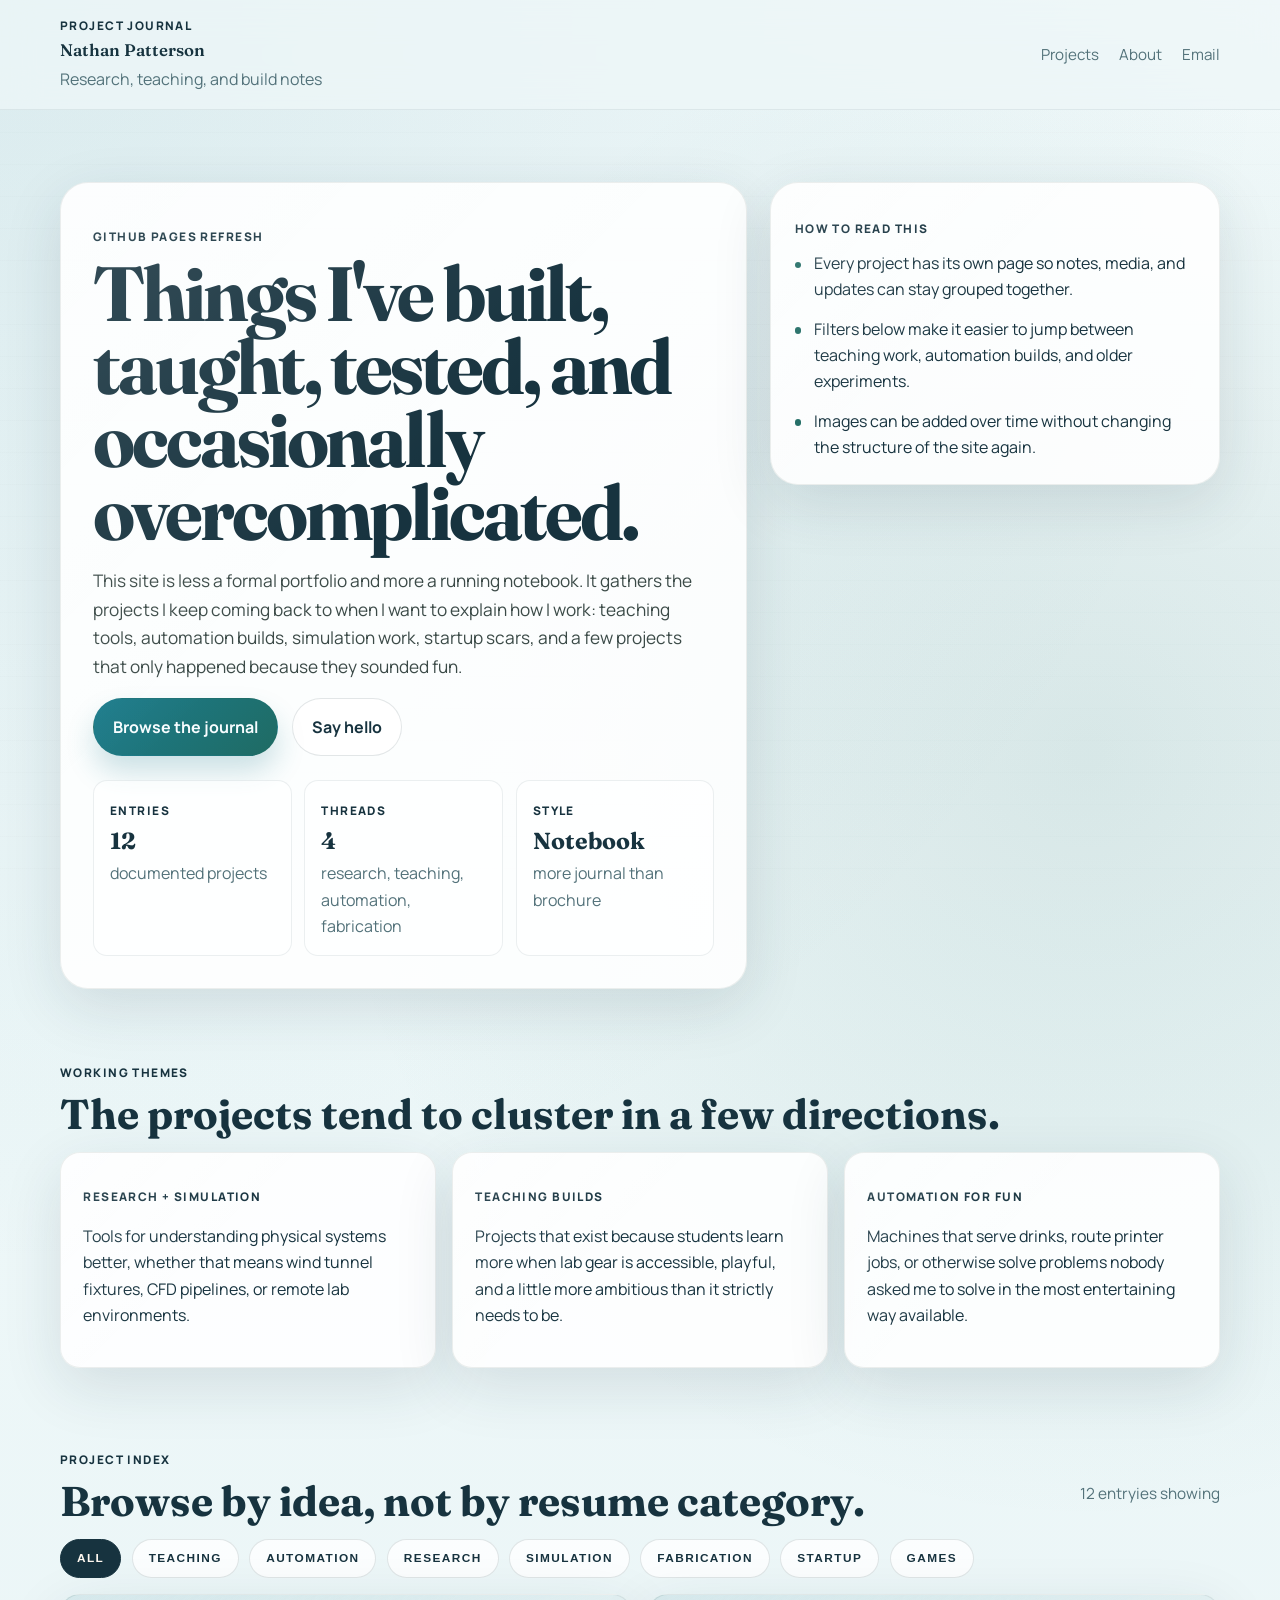
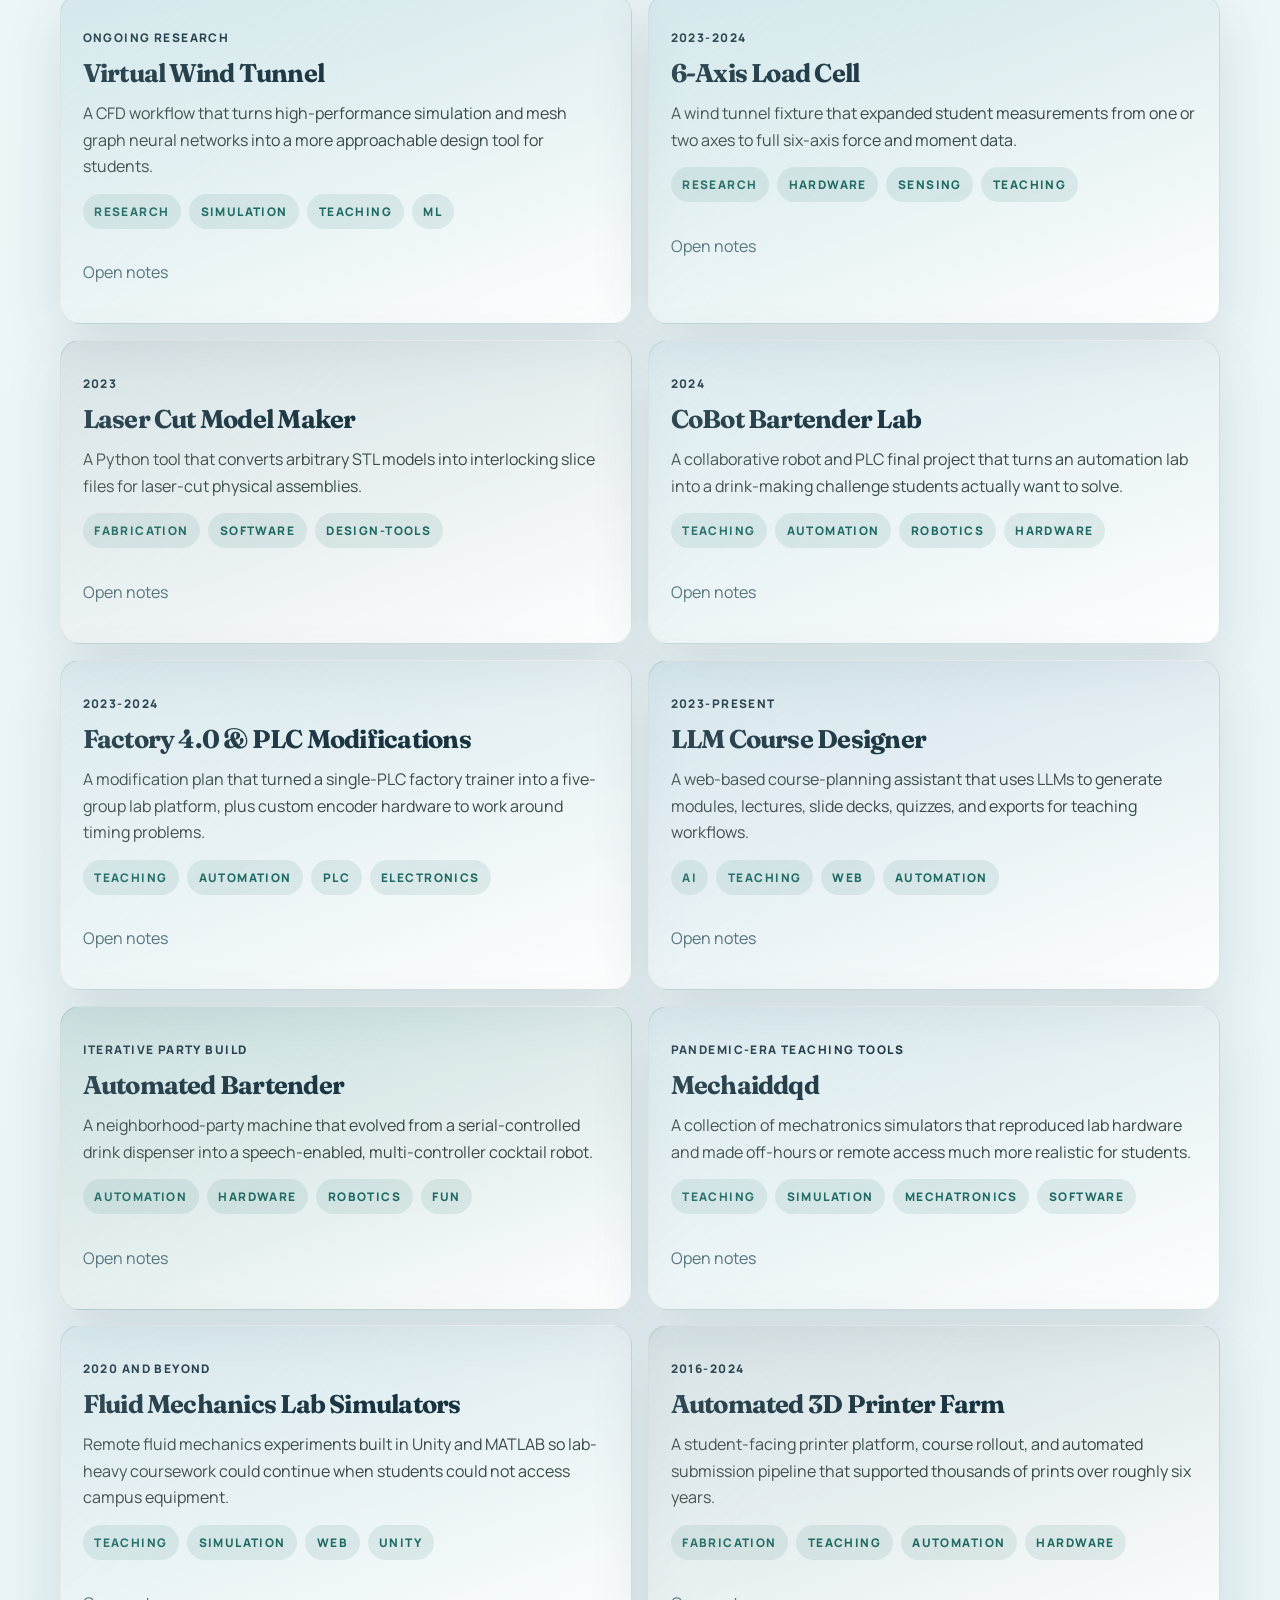
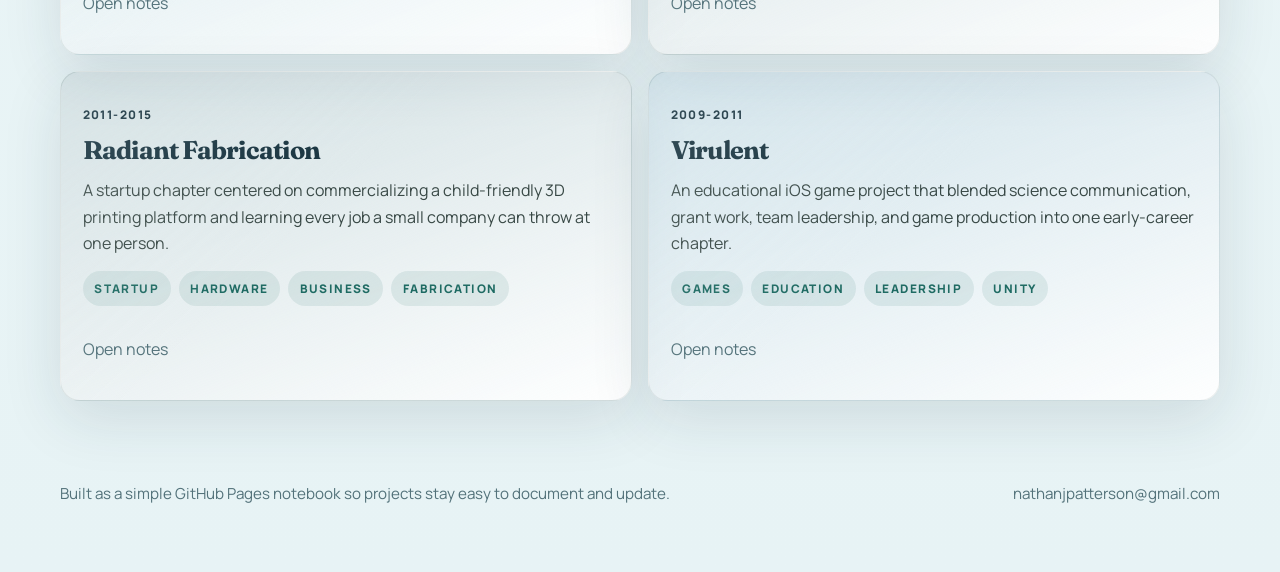
<file: index.html>
<!DOCTYPE html>
<html lang="en">
  <head>
    <meta charset="utf-8">
    <meta name="viewport" content="width=device-width, initial-scale=1">
    <title>Nathan Patterson | Project Journal</title>
    <meta name="description" content="Nathan Patterson&#x27;s projects in research, teaching, automation, fabrication, and simulation. *Under construction!*">
    <link rel="stylesheet" href="assets/css/styles.css">
    <script defer src="assets/js/site.js"></script>
  </head>
  <body>
    
    
    <header class="site-header">
      <div class="shell">
        <a class="brand" href="index.html">
          <span class="brand-mark">Project journal</span>
          <span class="brand-title">Nathan Patterson</span>
          <span class="brand-subtitle">Research, teaching, and build notes</span>
        </a>
        <nav class="nav" aria-label="Primary">
          <a class="nav-link" href="index.html#projects">Projects</a>
          <a class="nav-link" href="index.html#about">About</a>
          <a class="nav-link" href="mailto:nathanjpatterson@gmail.com">Email</a>
        </nav>
      </div>
    </header>
    
    <main>
      <section class="hero">
        <div class="shell hero-grid">
          <div class="panel hero-copy">
            <p class="eyebrow">GitHub Pages refresh</p>
            <h1 class="headline">Things I've built, taught, tested, and occasionally overcomplicated.</h1>
            <p class="lede">This site is less a formal portfolio and more a running notebook. It gathers the projects I keep coming back to when I want to explain how I work: teaching tools, automation builds, simulation work, startup scars, and a few projects that only happened because they sounded fun.</p>
            <div class="button-row">
              <a class="button button-primary" href="#projects">Browse the journal</a>
              <a class="button button-secondary" href="mailto:nathanjpatterson@gmail.com">Say hello</a>
            </div>
            <div class="hero-stats" aria-label="Site stats">
              <div class="stat">
                <span class="mini-label">Entries</span>
                <strong>12</strong>
                <span class="lede-muted">documented projects</span>
              </div>
              <div class="stat">
                <span class="mini-label">Threads</span>
                <strong>4</strong>
                <span class="lede-muted">research, teaching, automation, fabrication</span>
              </div>
              <div class="stat">
                <span class="mini-label">Style</span>
                <strong>Notebook</strong>
                <span class="lede-muted">more journal than brochure</span>
              </div>
            </div>
          </div>
          <aside class="panel hero-note">
            <p class="eyebrow">How to read this</p>
            <ul class="note-list">
              <li>Every project has its own page so notes, media, and updates can stay grouped together.</li>
              <li>Filters below make it easier to jump between teaching work, automation builds, and older experiments.</li>
              <li>Images can be added over time without changing the structure of the site again.</li>
            </ul>
          </aside>
        </div>
      </section>

      <section class="section" id="about">
        <div class="shell">
          <div class="section-heading">
            <div>
              <p class="eyebrow">Working themes</p>
              <h2 class="section-title">The projects tend to cluster in a few directions.</h2>
            </div>
          </div>
          <div class="section-grid">
            <article class="panel section-card reveal">
              <p class="eyebrow">Research + simulation</p>
              <p class="section-copy">Tools for understanding physical systems better, whether that means wind tunnel fixtures, CFD pipelines, or remote lab environments.</p>
            </article>
            <article class="panel section-card reveal">
              <p class="eyebrow">Teaching builds</p>
              <p class="section-copy">Projects that exist because students learn more when lab gear is accessible, playful, and a little more ambitious than it strictly needs to be.</p>
            </article>
            <article class="panel section-card reveal">
              <p class="eyebrow">Automation for fun</p>
              <p class="section-copy">Machines that serve drinks, route printer jobs, or otherwise solve problems nobody asked me to solve in the most entertaining way available.</p>
            </article>
          </div>
        </div>
      </section>

      <section class="section" id="projects">
        <div class="shell">
          <div class="section-heading">
            <div>
              <p class="eyebrow">Project index</p>
              <h2 class="section-title">Browse by idea, not by resume category.</h2>
            </div>
            <p class="count-label" data-count>12 entries showing</p>
          </div>
          <div class="filters" role="toolbar" aria-label="Project filters">
            <button class="filter-button is-active" data-filter="all" type="button">All</button>
            <button class="filter-button" data-filter="teaching" type="button">Teaching</button>
            <button class="filter-button" data-filter="automation" type="button">Automation</button>
            <button class="filter-button" data-filter="research" type="button">Research</button>
            <button class="filter-button" data-filter="simulation" type="button">Simulation</button>
            <button class="filter-button" data-filter="fabrication" type="button">Fabrication</button>
            <button class="filter-button" data-filter="startup" type="button">Startup</button>
            <button class="filter-button" data-filter="games" type="button">Games</button>
          </div>
          <div class="project-grid">
            
            <article class="panel project-card reveal theme-research" data-tags="research simulation teaching ml">
              <a href="projects/virtual-wind-tunnel/">
                <div>
                  <p class="project-card-label">Ongoing research</p>
                  <h3 class="project-card-title">Virtual Wind Tunnel</h3>
                </div>
                <p class="project-card-summary">A CFD workflow that turns high-performance simulation and mesh graph neural networks into a more approachable design tool for students.</p>
                <div class="tag-row"><span class="chip">research</span><span class="chip">simulation</span><span class="chip">teaching</span><span class="chip">ml</span></div>
                <p class="project-card-period">Open notes</p>
              </a>
            </article>
            
            <article class="panel project-card reveal theme-research" data-tags="research hardware sensing teaching">
              <a href="projects/project-two-awpey/">
                <div>
                  <p class="project-card-label">2023-2024</p>
                  <h3 class="project-card-title">6-Axis Load Cell</h3>
                </div>
                <p class="project-card-summary">A wind tunnel fixture that expanded student measurements from one or two axes to full six-axis force and moment data.</p>
                <div class="tag-row"><span class="chip">research</span><span class="chip">hardware</span><span class="chip">sensing</span><span class="chip">teaching</span></div>
                <p class="project-card-period">Open notes</p>
              </a>
            </article>
            
            <article class="panel project-card reveal theme-fabrication" data-tags="fabrication software design-tools">
              <a href="projects/project-three-434xd/">
                <div>
                  <p class="project-card-label">2023</p>
                  <h3 class="project-card-title">Laser Cut Model Maker</h3>
                </div>
                <p class="project-card-summary">A Python tool that converts arbitrary STL models into interlocking slice files for laser-cut physical assemblies.</p>
                <div class="tag-row"><span class="chip">fabrication</span><span class="chip">software</span><span class="chip">design-tools</span></div>
                <p class="project-card-period">Open notes</p>
              </a>
            </article>
            
            <article class="panel project-card reveal theme-teaching" data-tags="teaching automation robotics hardware">
              <a href="projects/cobot-bartender-lab-project/">
                <div>
                  <p class="project-card-label">2024</p>
                  <h3 class="project-card-title">CoBot Bartender Lab</h3>
                </div>
                <p class="project-card-summary">A collaborative robot and PLC final project that turns an automation lab into a drink-making challenge students actually want to solve.</p>
                <div class="tag-row"><span class="chip">teaching</span><span class="chip">automation</span><span class="chip">robotics</span><span class="chip">hardware</span></div>
                <p class="project-card-period">Open notes</p>
              </a>
            </article>
            
            <article class="panel project-card reveal theme-teaching" data-tags="teaching automation plc electronics">
              <a href="projects/factory-40-plc-modifications/">
                <div>
                  <p class="project-card-label">2023-2024</p>
                  <h3 class="project-card-title">Factory 4.0 &amp; PLC Modifications</h3>
                </div>
                <p class="project-card-summary">A modification plan that turned a single-PLC factory trainer into a five-group lab platform, plus custom encoder hardware to work around timing problems.</p>
                <div class="tag-row"><span class="chip">teaching</span><span class="chip">automation</span><span class="chip">plc</span><span class="chip">electronics</span></div>
                <p class="project-card-period">Open notes</p>
              </a>
            </article>
            
            <article class="panel project-card reveal theme-ai" data-tags="ai teaching web automation">
              <a href="projects/llm-course-designer/">
                <div>
                  <p class="project-card-label">2023-present</p>
                  <h3 class="project-card-title">LLM Course Designer</h3>
                </div>
                <p class="project-card-summary">A web-based course-planning assistant that uses LLMs to generate modules, lectures, slide decks, quizzes, and exports for teaching workflows.</p>
                <div class="tag-row"><span class="chip">ai</span><span class="chip">teaching</span><span class="chip">web</span><span class="chip">automation</span></div>
                <p class="project-card-period">Open notes</p>
              </a>
            </article>
            
            <article class="panel project-card reveal theme-automation" data-tags="automation hardware robotics fun">
              <a href="projects/automated-bartender/">
                <div>
                  <p class="project-card-label">Iterative party build</p>
                  <h3 class="project-card-title">Automated Bartender</h3>
                </div>
                <p class="project-card-summary">A neighborhood-party machine that evolved from a serial-controlled drink dispenser into a speech-enabled, multi-controller cocktail robot.</p>
                <div class="tag-row"><span class="chip">automation</span><span class="chip">hardware</span><span class="chip">robotics</span><span class="chip">fun</span></div>
                <p class="project-card-period">Open notes</p>
              </a>
            </article>
            
            <article class="panel project-card reveal theme-teaching" data-tags="teaching simulation mechatronics software">
              <a href="projects/project-four-h4snk/">
                <div>
                  <p class="project-card-label">Pandemic-era teaching tools</p>
                  <h3 class="project-card-title">Mechaiddqd</h3>
                </div>
                <p class="project-card-summary">A collection of mechatronics simulators that reproduced lab hardware and made off-hours or remote access much more realistic for students.</p>
                <div class="tag-row"><span class="chip">teaching</span><span class="chip">simulation</span><span class="chip">mechatronics</span><span class="chip">software</span></div>
                <p class="project-card-period">Open notes</p>
              </a>
            </article>
            
            <article class="panel project-card reveal theme-teaching" data-tags="teaching simulation web unity">
              <a href="projects/fluid-mechanics-lab-simulators/">
                <div>
                  <p class="project-card-label">2020 and beyond</p>
                  <h3 class="project-card-title">Fluid Mechanics Lab Simulators</h3>
                </div>
                <p class="project-card-summary">Remote fluid mechanics experiments built in Unity and MATLAB so lab-heavy coursework could continue when students could not access campus equipment.</p>
                <div class="tag-row"><span class="chip">teaching</span><span class="chip">simulation</span><span class="chip">web</span><span class="chip">unity</span></div>
                <p class="project-card-period">Open notes</p>
              </a>
            </article>
            
            <article class="panel project-card reveal theme-fabrication" data-tags="fabrication teaching automation hardware">
              <a href="projects/automated-3d-printer-submission-system/">
                <div>
                  <p class="project-card-label">2016-2024</p>
                  <h3 class="project-card-title">Automated 3D Printer Farm</h3>
                </div>
                <p class="project-card-summary">A student-facing printer platform, course rollout, and automated submission pipeline that supported thousands of prints over roughly six years.</p>
                <div class="tag-row"><span class="chip">fabrication</span><span class="chip">teaching</span><span class="chip">automation</span><span class="chip">hardware</span></div>
                <p class="project-card-period">Open notes</p>
              </a>
            </article>
            
            <article class="panel project-card reveal theme-startup" data-tags="startup hardware business fabrication">
              <a href="projects/radiant-fabrication/">
                <div>
                  <p class="project-card-label">2011-2015</p>
                  <h3 class="project-card-title">Radiant Fabrication</h3>
                </div>
                <p class="project-card-summary">A startup chapter centered on commercializing a child-friendly 3D printing platform and learning every job a small company can throw at one person.</p>
                <div class="tag-row"><span class="chip">startup</span><span class="chip">hardware</span><span class="chip">business</span><span class="chip">fabrication</span></div>
                <p class="project-card-period">Open notes</p>
              </a>
            </article>
            
            <article class="panel project-card reveal theme-games" data-tags="games education leadership unity">
              <a href="projects/virulent-ios-game/">
                <div>
                  <p class="project-card-label">2009-2011</p>
                  <h3 class="project-card-title">Virulent</h3>
                </div>
                <p class="project-card-summary">An educational iOS game project that blended science communication, grant work, team leadership, and game production into one early-career chapter.</p>
                <div class="tag-row"><span class="chip">games</span><span class="chip">education</span><span class="chip">leadership</span><span class="chip">unity</span></div>
                <p class="project-card-period">Open notes</p>
              </a>
            </article>
            
          </div>
        </div>
      </section>
    </main>
    
    <footer class="site-footer">
      <div class="shell">
        <p class="footer-note">Built as a simple GitHub Pages notebook so projects stay easy to document and update.</p>
        <a class="footer-note" href="mailto:nathanjpatterson@gmail.com">nathanjpatterson@gmail.com</a>
      </div>
    </footer>
    
    
  </body>
</html>
</file>
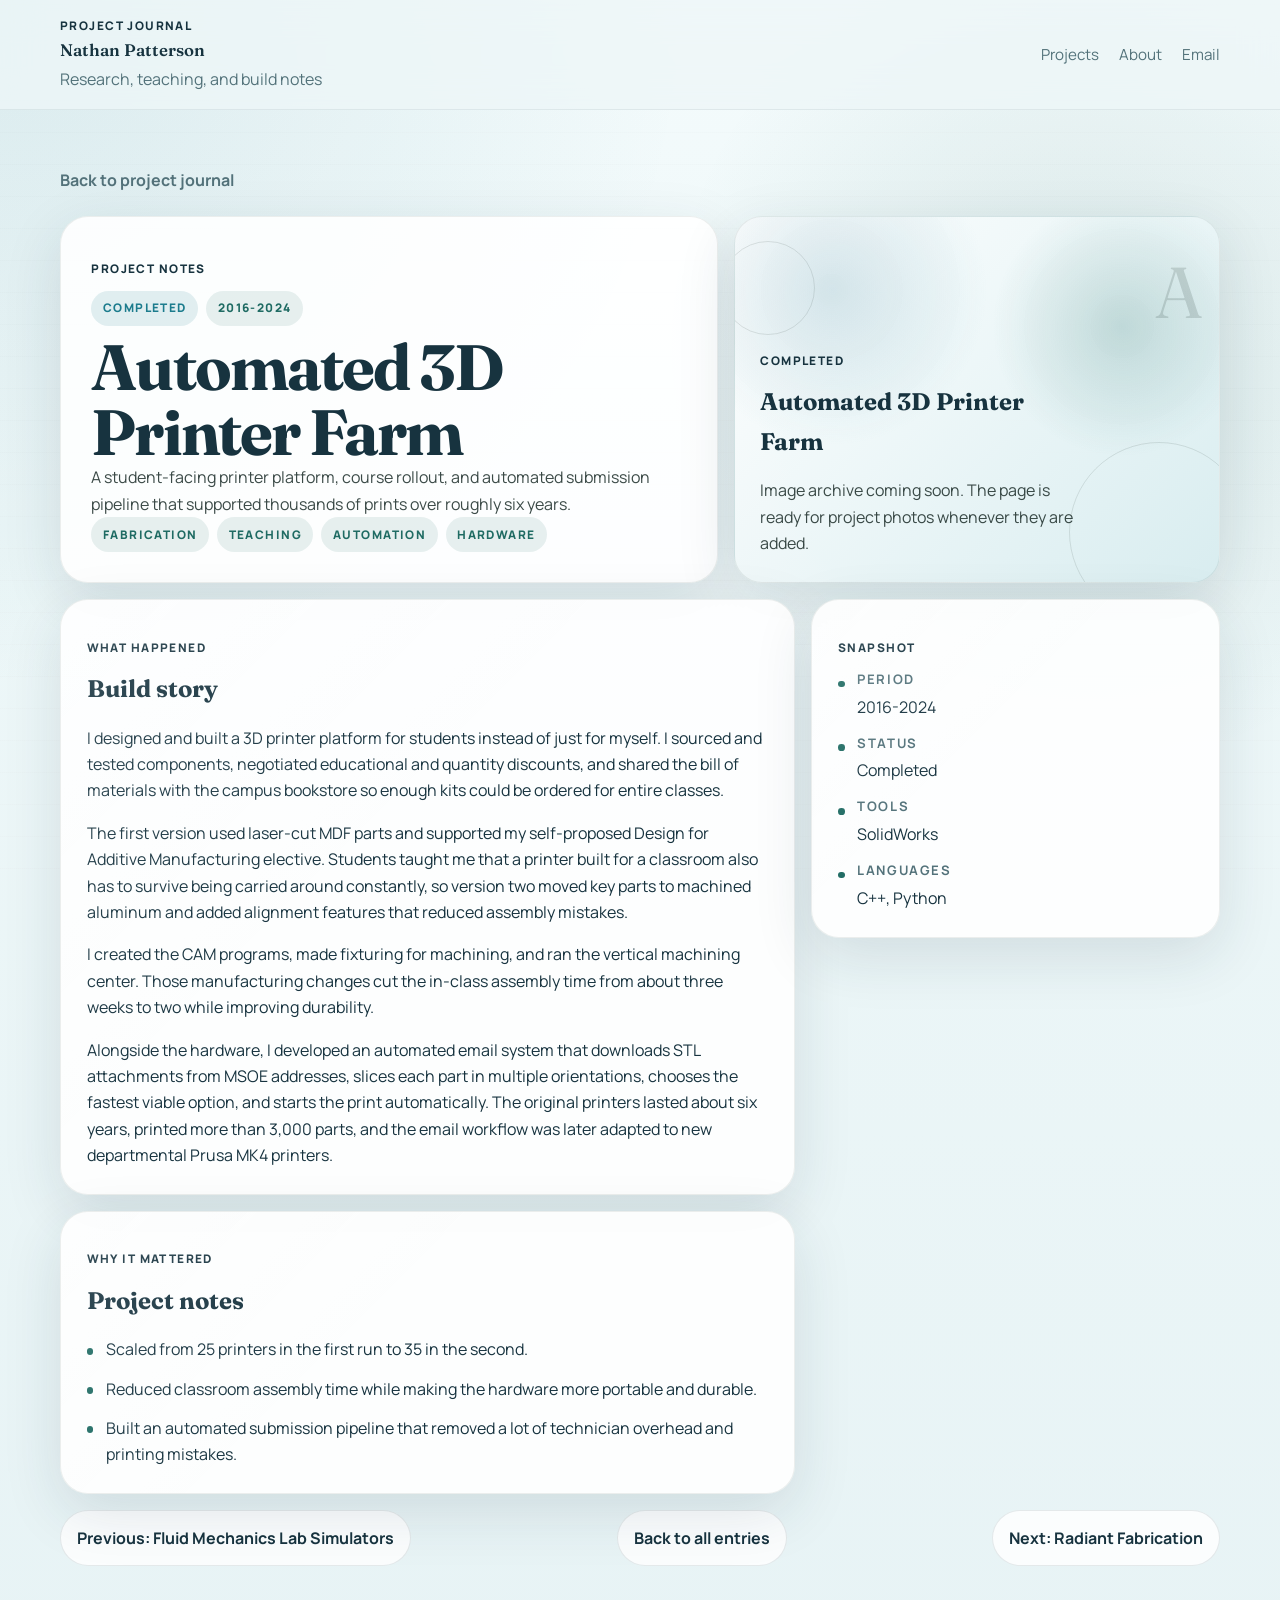
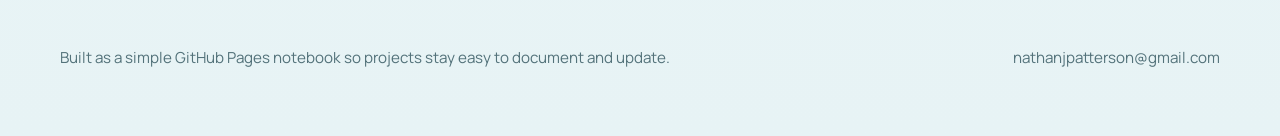
<file: projects/automated-3d-printer-submission-system/index.html>
<!DOCTYPE html>
<html lang="en">
  <head>
    <meta charset="utf-8">
    <meta name="viewport" content="width=device-width, initial-scale=1">
    <title>Automated 3D Printer Farm | Nathan Patterson</title>
    <meta name="description" content="A student-facing printer platform, course rollout, and automated submission pipeline that supported thousands of prints over roughly six years.">
    <link rel="stylesheet" href="../../assets/css/styles.css">
    <script defer src="../../assets/js/site.js"></script>
  </head>
  <body class="project-body">
    
    
    <header class="site-header">
      <div class="shell">
        <a class="brand" href="../../index.html">
          <span class="brand-mark">Project journal</span>
          <span class="brand-title">Nathan Patterson</span>
          <span class="brand-subtitle">Research, teaching, and build notes</span>
        </a>
        <nav class="nav" aria-label="Primary">
          <a class="nav-link" href="../../index.html#projects">Projects</a>
          <a class="nav-link" href="../../index.html#about">About</a>
          <a class="nav-link" href="mailto:nathanjpatterson@gmail.com">Email</a>
        </nav>
      </div>
    </header>
    
    <main class="project-page">
      <div class="shell">
        <a class="back-link" href="../../index.html#projects">Back to project journal</a>
        <section class="project-head">
          <article class="panel project-intro">
            <p class="eyebrow">Project notes</p>
            <div class="meta-pills">
              <span class="chip chip-status">Completed</span>
              <span class="chip">2016-2024</span>
            </div>
            <h1 class="project-title">Automated 3D Printer Farm</h1>
            <p class="project-summary">A student-facing printer platform, course rollout, and automated submission pipeline that supported thousands of prints over roughly six years.</p>
            <div class="tag-row"><span class="chip">fabrication</span><span class="chip">teaching</span><span class="chip">automation</span><span class="chip">hardware</span></div>
          </article>
          
        <div class="project-banner">
          <div class="banner-mark">A</div>
          <div class="banner-copy">
            <p class="eyebrow">Completed</p>
            <h2 class="subheading">Automated 3D Printer Farm</h2>
            <p class="project-summary">Image archive coming soon. The page is ready for project photos whenever they are added.</p>
          </div>
        </div>
        
        </section>

        <section class="project-layout">
          <div class="stack">
            <article class="panel project-story">
              <p class="eyebrow">What happened</p>
              <h2 class="subheading">Build story</h2>
              <div class="story-copy">
                <p>I designed and built a 3D printer platform for students instead of just for myself. I sourced and tested components, negotiated educational and quantity discounts, and shared the bill of materials with the campus bookstore so enough kits could be ordered for entire classes.</p><p>The first version used laser-cut MDF parts and supported my self-proposed Design for Additive Manufacturing elective. Students taught me that a printer built for a classroom also has to survive being carried around constantly, so version two moved key parts to machined aluminum and added alignment features that reduced assembly mistakes.</p><p>I created the CAM programs, made fixturing for machining, and ran the vertical machining center. Those manufacturing changes cut the in-class assembly time from about three weeks to two while improving durability.</p><p>Alongside the hardware, I developed an automated email system that downloads STL attachments from MSOE addresses, slices each part in multiple orientations, chooses the fastest viable option, and starts the print automatically. The original printers lasted about six years, printed more than 3,000 parts, and the email workflow was later adapted to new departmental Prusa MK4 printers.</p>
              </div>
            </article>

            <article class="panel project-highlights">
              <p class="eyebrow">Why it mattered</p>
              <h2 class="subheading">Project notes</h2>
              <ul class="highlight-list">
                <li>Scaled from 25 printers in the first run to 35 in the second.</li><li>Reduced classroom assembly time while making the hardware more portable and durable.</li><li>Built an automated submission pipeline that removed a lot of technician overhead and printing mistakes.</li>
              </ul>
            </article>
            
          </div>

          <aside class="stack">
            <section class="panel sidebar-card">
              <p class="eyebrow">Snapshot</p>
              <ul class="meta-list">
                <li><strong>Period</strong><span class="meta-text">2016-2024</span></li>
                <li><strong>Status</strong><span class="meta-text">Completed</span></li>
                <li><strong>Tools</strong><span class="meta-text">SolidWorks</span></li>
                <li><strong>Languages</strong><span class="meta-text">C++, Python</span></li>
              </ul>
            </section>
            
            
          </aside>
        </section>

        <nav class="project-footer-nav" aria-label="Project navigation">
          <a class="footer-chip" href="../fluid-mechanics-lab-simulators/">Previous: Fluid Mechanics Lab Simulators</a> <a class="footer-chip" href="../../index.html#projects">Back to all entries</a> <a class="footer-chip" href="../radiant-fabrication/">Next: Radiant Fabrication</a>
        </nav>
      </div>
    </main>
    
    <footer class="site-footer">
      <div class="shell">
        <p class="footer-note">Built as a simple GitHub Pages notebook so projects stay easy to document and update.</p>
        <a class="footer-note" href="mailto:nathanjpatterson@gmail.com">nathanjpatterson@gmail.com</a>
      </div>
    </footer>
    
    
  </body>
</html>
</file>
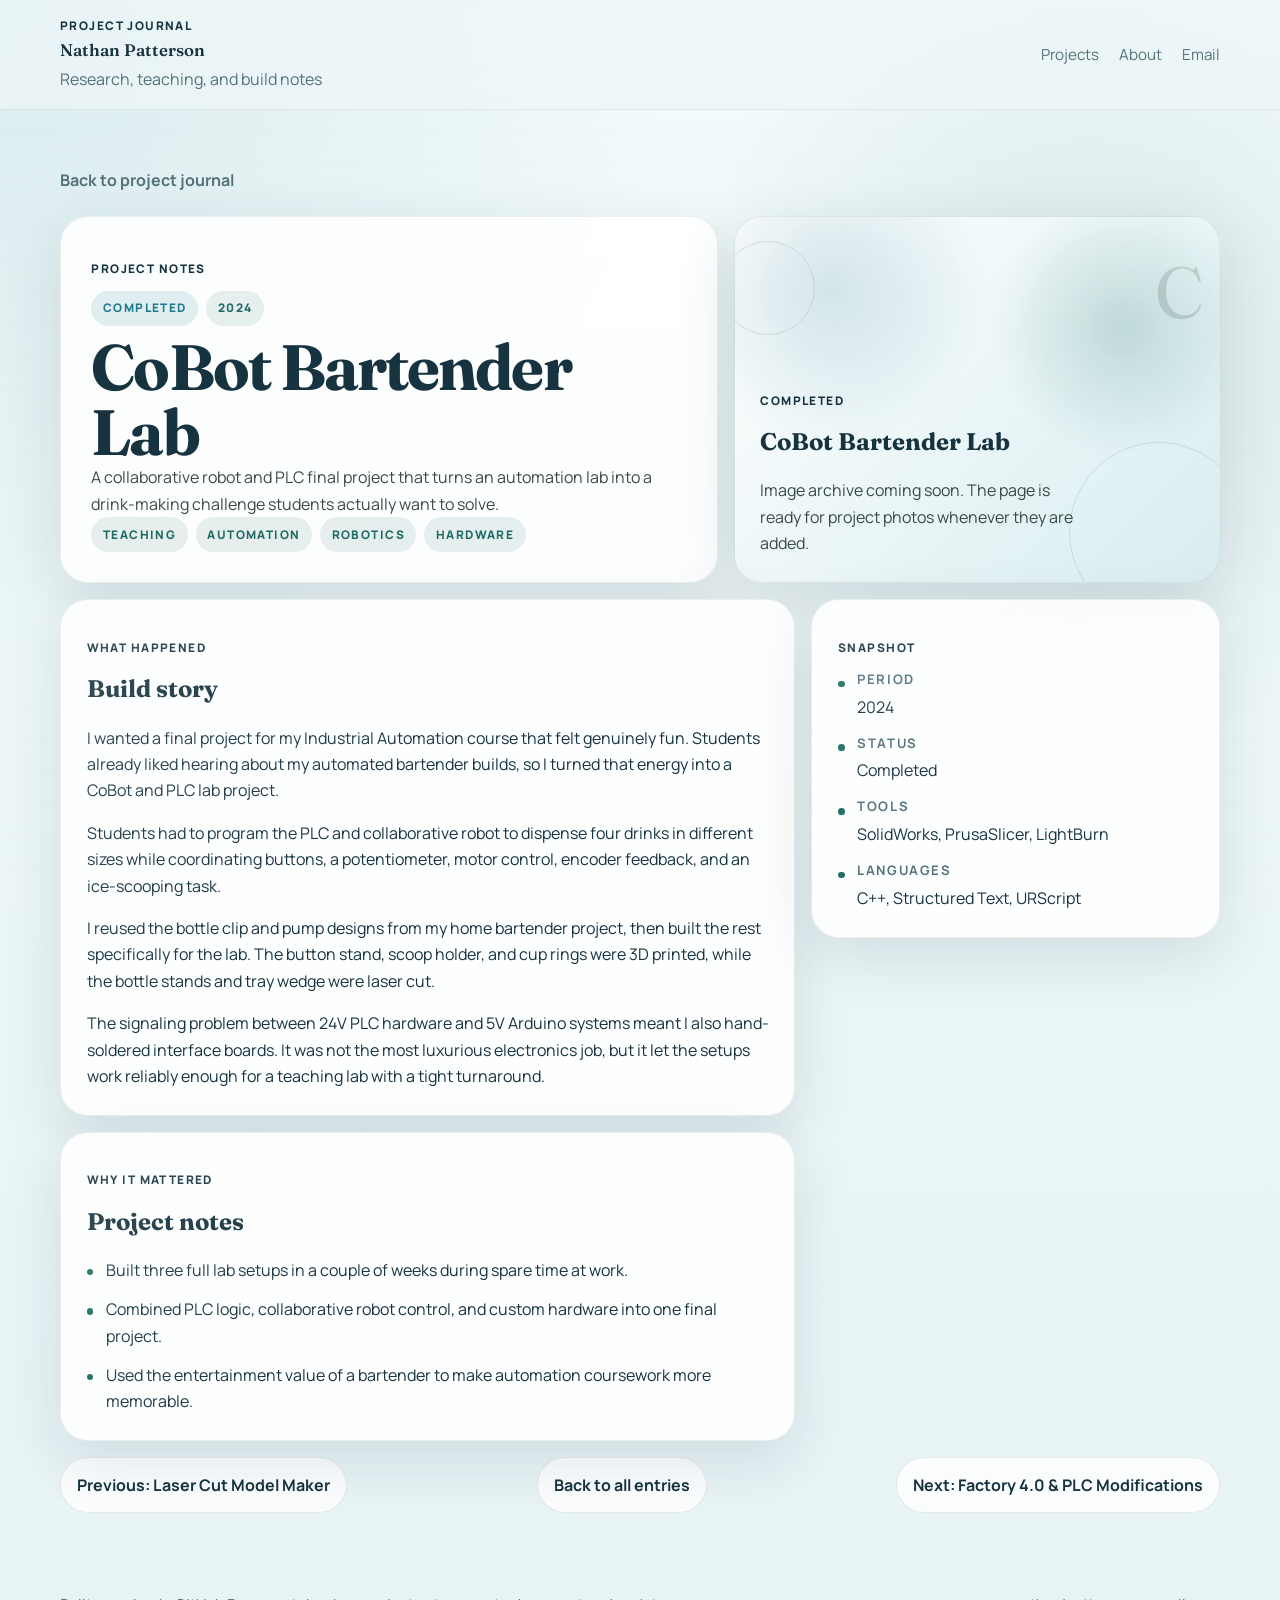
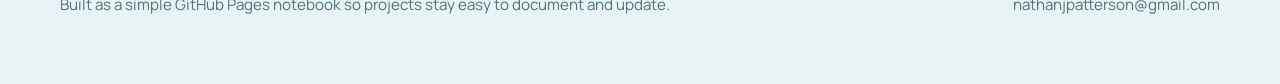
<file: projects/cobot-bartender-lab-project/index.html>
<!DOCTYPE html>
<html lang="en">
  <head>
    <meta charset="utf-8">
    <meta name="viewport" content="width=device-width, initial-scale=1">
    <title>CoBot Bartender Lab | Nathan Patterson</title>
    <meta name="description" content="A collaborative robot and PLC final project that turns an automation lab into a drink-making challenge students actually want to solve.">
    <link rel="stylesheet" href="../../assets/css/styles.css">
    <script defer src="../../assets/js/site.js"></script>
  </head>
  <body class="project-body">
    
    
    <header class="site-header">
      <div class="shell">
        <a class="brand" href="../../index.html">
          <span class="brand-mark">Project journal</span>
          <span class="brand-title">Nathan Patterson</span>
          <span class="brand-subtitle">Research, teaching, and build notes</span>
        </a>
        <nav class="nav" aria-label="Primary">
          <a class="nav-link" href="../../index.html#projects">Projects</a>
          <a class="nav-link" href="../../index.html#about">About</a>
          <a class="nav-link" href="mailto:nathanjpatterson@gmail.com">Email</a>
        </nav>
      </div>
    </header>
    
    <main class="project-page">
      <div class="shell">
        <a class="back-link" href="../../index.html#projects">Back to project journal</a>
        <section class="project-head">
          <article class="panel project-intro">
            <p class="eyebrow">Project notes</p>
            <div class="meta-pills">
              <span class="chip chip-status">Completed</span>
              <span class="chip">2024</span>
            </div>
            <h1 class="project-title">CoBot Bartender Lab</h1>
            <p class="project-summary">A collaborative robot and PLC final project that turns an automation lab into a drink-making challenge students actually want to solve.</p>
            <div class="tag-row"><span class="chip">teaching</span><span class="chip">automation</span><span class="chip">robotics</span><span class="chip">hardware</span></div>
          </article>
          
        <div class="project-banner">
          <div class="banner-mark">C</div>
          <div class="banner-copy">
            <p class="eyebrow">Completed</p>
            <h2 class="subheading">CoBot Bartender Lab</h2>
            <p class="project-summary">Image archive coming soon. The page is ready for project photos whenever they are added.</p>
          </div>
        </div>
        
        </section>

        <section class="project-layout">
          <div class="stack">
            <article class="panel project-story">
              <p class="eyebrow">What happened</p>
              <h2 class="subheading">Build story</h2>
              <div class="story-copy">
                <p>I wanted a final project for my Industrial Automation course that felt genuinely fun. Students already liked hearing about my automated bartender builds, so I turned that energy into a CoBot and PLC lab project.</p><p>Students had to program the PLC and collaborative robot to dispense four drinks in different sizes while coordinating buttons, a potentiometer, motor control, encoder feedback, and an ice-scooping task.</p><p>I reused the bottle clip and pump designs from my home bartender project, then built the rest specifically for the lab. The button stand, scoop holder, and cup rings were 3D printed, while the bottle stands and tray wedge were laser cut.</p><p>The signaling problem between 24V PLC hardware and 5V Arduino systems meant I also hand-soldered interface boards. It was not the most luxurious electronics job, but it let the setups work reliably enough for a teaching lab with a tight turnaround.</p>
              </div>
            </article>

            <article class="panel project-highlights">
              <p class="eyebrow">Why it mattered</p>
              <h2 class="subheading">Project notes</h2>
              <ul class="highlight-list">
                <li>Built three full lab setups in a couple of weeks during spare time at work.</li><li>Combined PLC logic, collaborative robot control, and custom hardware into one final project.</li><li>Used the entertainment value of a bartender to make automation coursework more memorable.</li>
              </ul>
            </article>
            
          </div>

          <aside class="stack">
            <section class="panel sidebar-card">
              <p class="eyebrow">Snapshot</p>
              <ul class="meta-list">
                <li><strong>Period</strong><span class="meta-text">2024</span></li>
                <li><strong>Status</strong><span class="meta-text">Completed</span></li>
                <li><strong>Tools</strong><span class="meta-text">SolidWorks, PrusaSlicer, LightBurn</span></li>
                <li><strong>Languages</strong><span class="meta-text">C++, Structured Text, URScript</span></li>
              </ul>
            </section>
            
            
          </aside>
        </section>

        <nav class="project-footer-nav" aria-label="Project navigation">
          <a class="footer-chip" href="../project-three-434xd/">Previous: Laser Cut Model Maker</a> <a class="footer-chip" href="../../index.html#projects">Back to all entries</a> <a class="footer-chip" href="../factory-40-plc-modifications/">Next: Factory 4.0 &amp; PLC Modifications</a>
        </nav>
      </div>
    </main>
    
    <footer class="site-footer">
      <div class="shell">
        <p class="footer-note">Built as a simple GitHub Pages notebook so projects stay easy to document and update.</p>
        <a class="footer-note" href="mailto:nathanjpatterson@gmail.com">nathanjpatterson@gmail.com</a>
      </div>
    </footer>
    
    
  </body>
</html>
</file>
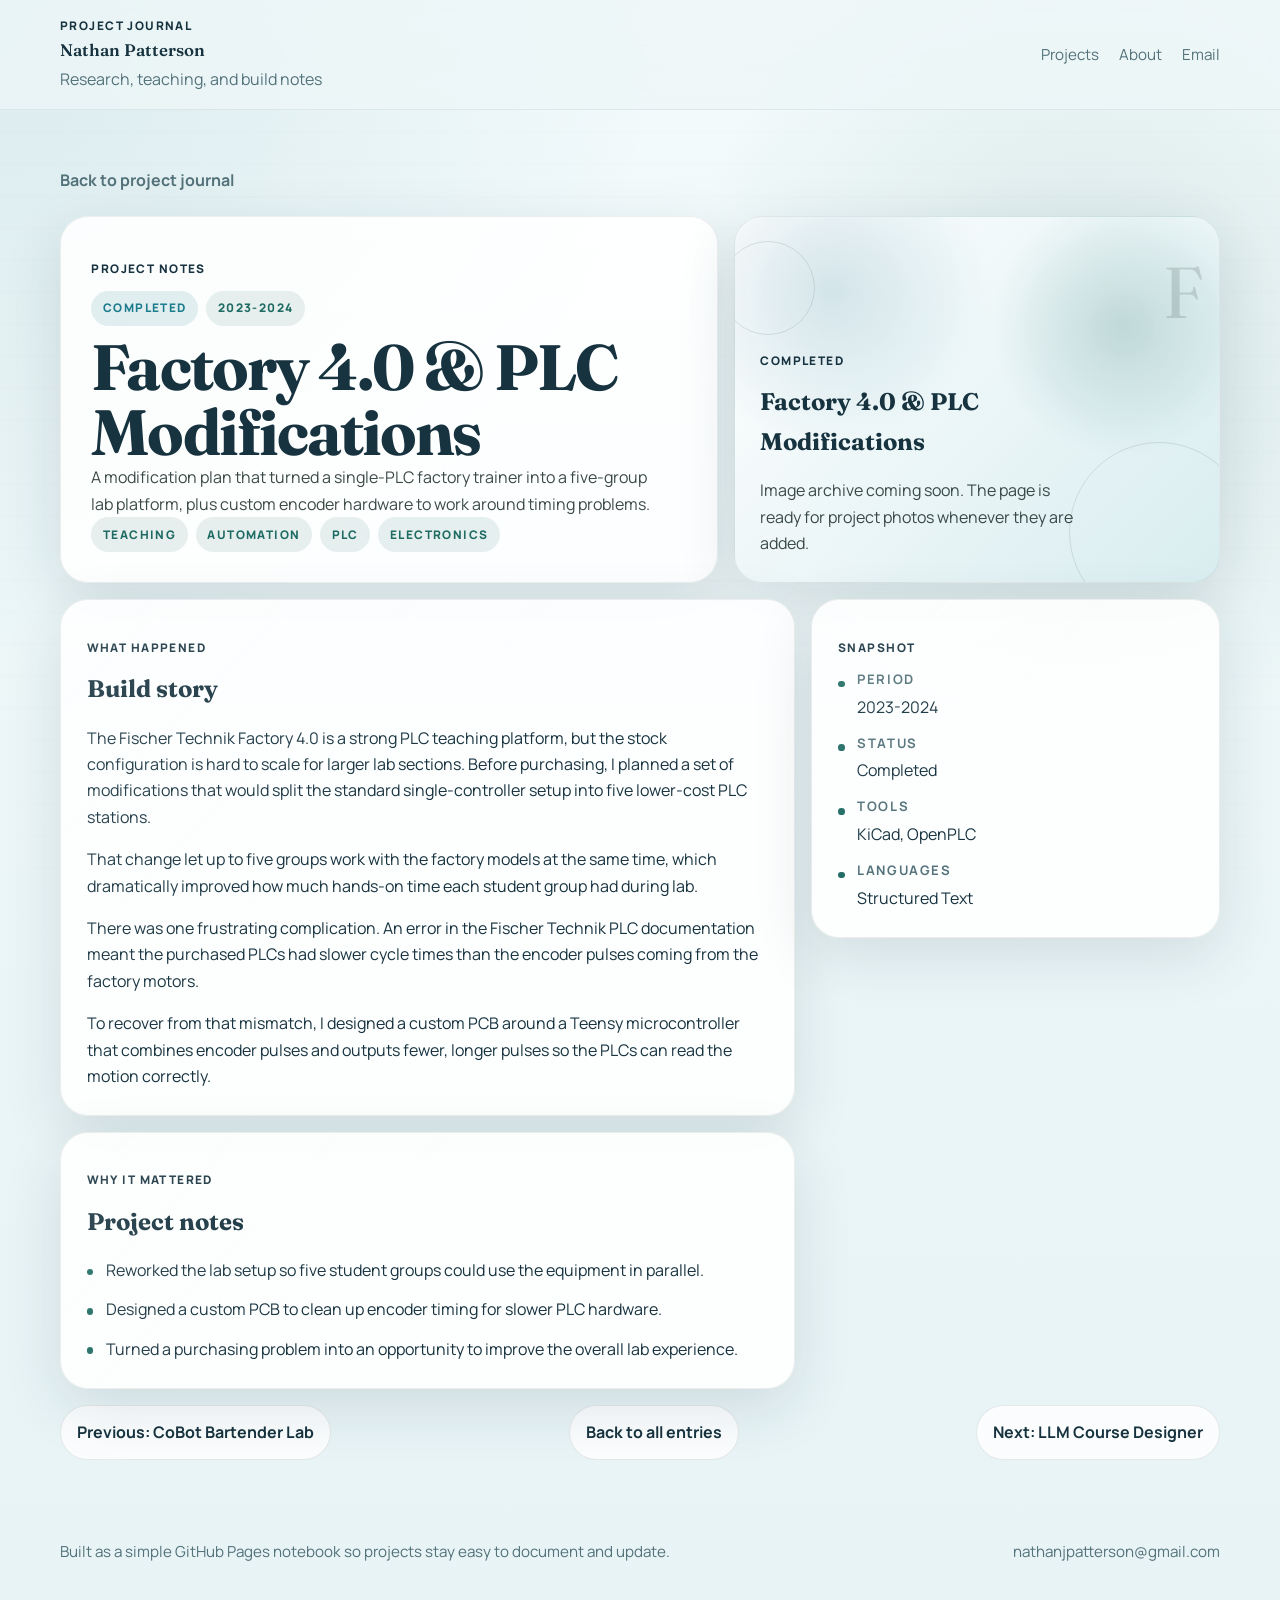
<file: projects/factory-40-plc-modifications/index.html>
<!DOCTYPE html>
<html lang="en">
  <head>
    <meta charset="utf-8">
    <meta name="viewport" content="width=device-width, initial-scale=1">
    <title>Factory 4.0 &amp; PLC Modifications | Nathan Patterson</title>
    <meta name="description" content="A modification plan that turned a single-PLC factory trainer into a five-group lab platform, plus custom encoder hardware to work around timing problems.">
    <link rel="stylesheet" href="../../assets/css/styles.css">
    <script defer src="../../assets/js/site.js"></script>
  </head>
  <body class="project-body">
    
    
    <header class="site-header">
      <div class="shell">
        <a class="brand" href="../../index.html">
          <span class="brand-mark">Project journal</span>
          <span class="brand-title">Nathan Patterson</span>
          <span class="brand-subtitle">Research, teaching, and build notes</span>
        </a>
        <nav class="nav" aria-label="Primary">
          <a class="nav-link" href="../../index.html#projects">Projects</a>
          <a class="nav-link" href="../../index.html#about">About</a>
          <a class="nav-link" href="mailto:nathanjpatterson@gmail.com">Email</a>
        </nav>
      </div>
    </header>
    
    <main class="project-page">
      <div class="shell">
        <a class="back-link" href="../../index.html#projects">Back to project journal</a>
        <section class="project-head">
          <article class="panel project-intro">
            <p class="eyebrow">Project notes</p>
            <div class="meta-pills">
              <span class="chip chip-status">Completed</span>
              <span class="chip">2023-2024</span>
            </div>
            <h1 class="project-title">Factory 4.0 &amp; PLC Modifications</h1>
            <p class="project-summary">A modification plan that turned a single-PLC factory trainer into a five-group lab platform, plus custom encoder hardware to work around timing problems.</p>
            <div class="tag-row"><span class="chip">teaching</span><span class="chip">automation</span><span class="chip">plc</span><span class="chip">electronics</span></div>
          </article>
          
        <div class="project-banner">
          <div class="banner-mark">F</div>
          <div class="banner-copy">
            <p class="eyebrow">Completed</p>
            <h2 class="subheading">Factory 4.0 &amp; PLC Modifications</h2>
            <p class="project-summary">Image archive coming soon. The page is ready for project photos whenever they are added.</p>
          </div>
        </div>
        
        </section>

        <section class="project-layout">
          <div class="stack">
            <article class="panel project-story">
              <p class="eyebrow">What happened</p>
              <h2 class="subheading">Build story</h2>
              <div class="story-copy">
                <p>The Fischer Technik Factory 4.0 is a strong PLC teaching platform, but the stock configuration is hard to scale for larger lab sections. Before purchasing, I planned a set of modifications that would split the standard single-controller setup into five lower-cost PLC stations.</p><p>That change let up to five groups work with the factory models at the same time, which dramatically improved how much hands-on time each student group had during lab.</p><p>There was one frustrating complication. An error in the Fischer Technik PLC documentation meant the purchased PLCs had slower cycle times than the encoder pulses coming from the factory motors.</p><p>To recover from that mismatch, I designed a custom PCB around a Teensy microcontroller that combines encoder pulses and outputs fewer, longer pulses so the PLCs can read the motion correctly.</p>
              </div>
            </article>

            <article class="panel project-highlights">
              <p class="eyebrow">Why it mattered</p>
              <h2 class="subheading">Project notes</h2>
              <ul class="highlight-list">
                <li>Reworked the lab setup so five student groups could use the equipment in parallel.</li><li>Designed a custom PCB to clean up encoder timing for slower PLC hardware.</li><li>Turned a purchasing problem into an opportunity to improve the overall lab experience.</li>
              </ul>
            </article>
            
          </div>

          <aside class="stack">
            <section class="panel sidebar-card">
              <p class="eyebrow">Snapshot</p>
              <ul class="meta-list">
                <li><strong>Period</strong><span class="meta-text">2023-2024</span></li>
                <li><strong>Status</strong><span class="meta-text">Completed</span></li>
                <li><strong>Tools</strong><span class="meta-text">KiCad, OpenPLC</span></li>
                <li><strong>Languages</strong><span class="meta-text">Structured Text</span></li>
              </ul>
            </section>
            
            
          </aside>
        </section>

        <nav class="project-footer-nav" aria-label="Project navigation">
          <a class="footer-chip" href="../cobot-bartender-lab-project/">Previous: CoBot Bartender Lab</a> <a class="footer-chip" href="../../index.html#projects">Back to all entries</a> <a class="footer-chip" href="../llm-course-designer/">Next: LLM Course Designer</a>
        </nav>
      </div>
    </main>
    
    <footer class="site-footer">
      <div class="shell">
        <p class="footer-note">Built as a simple GitHub Pages notebook so projects stay easy to document and update.</p>
        <a class="footer-note" href="mailto:nathanjpatterson@gmail.com">nathanjpatterson@gmail.com</a>
      </div>
    </footer>
    
    
  </body>
</html>
</file>
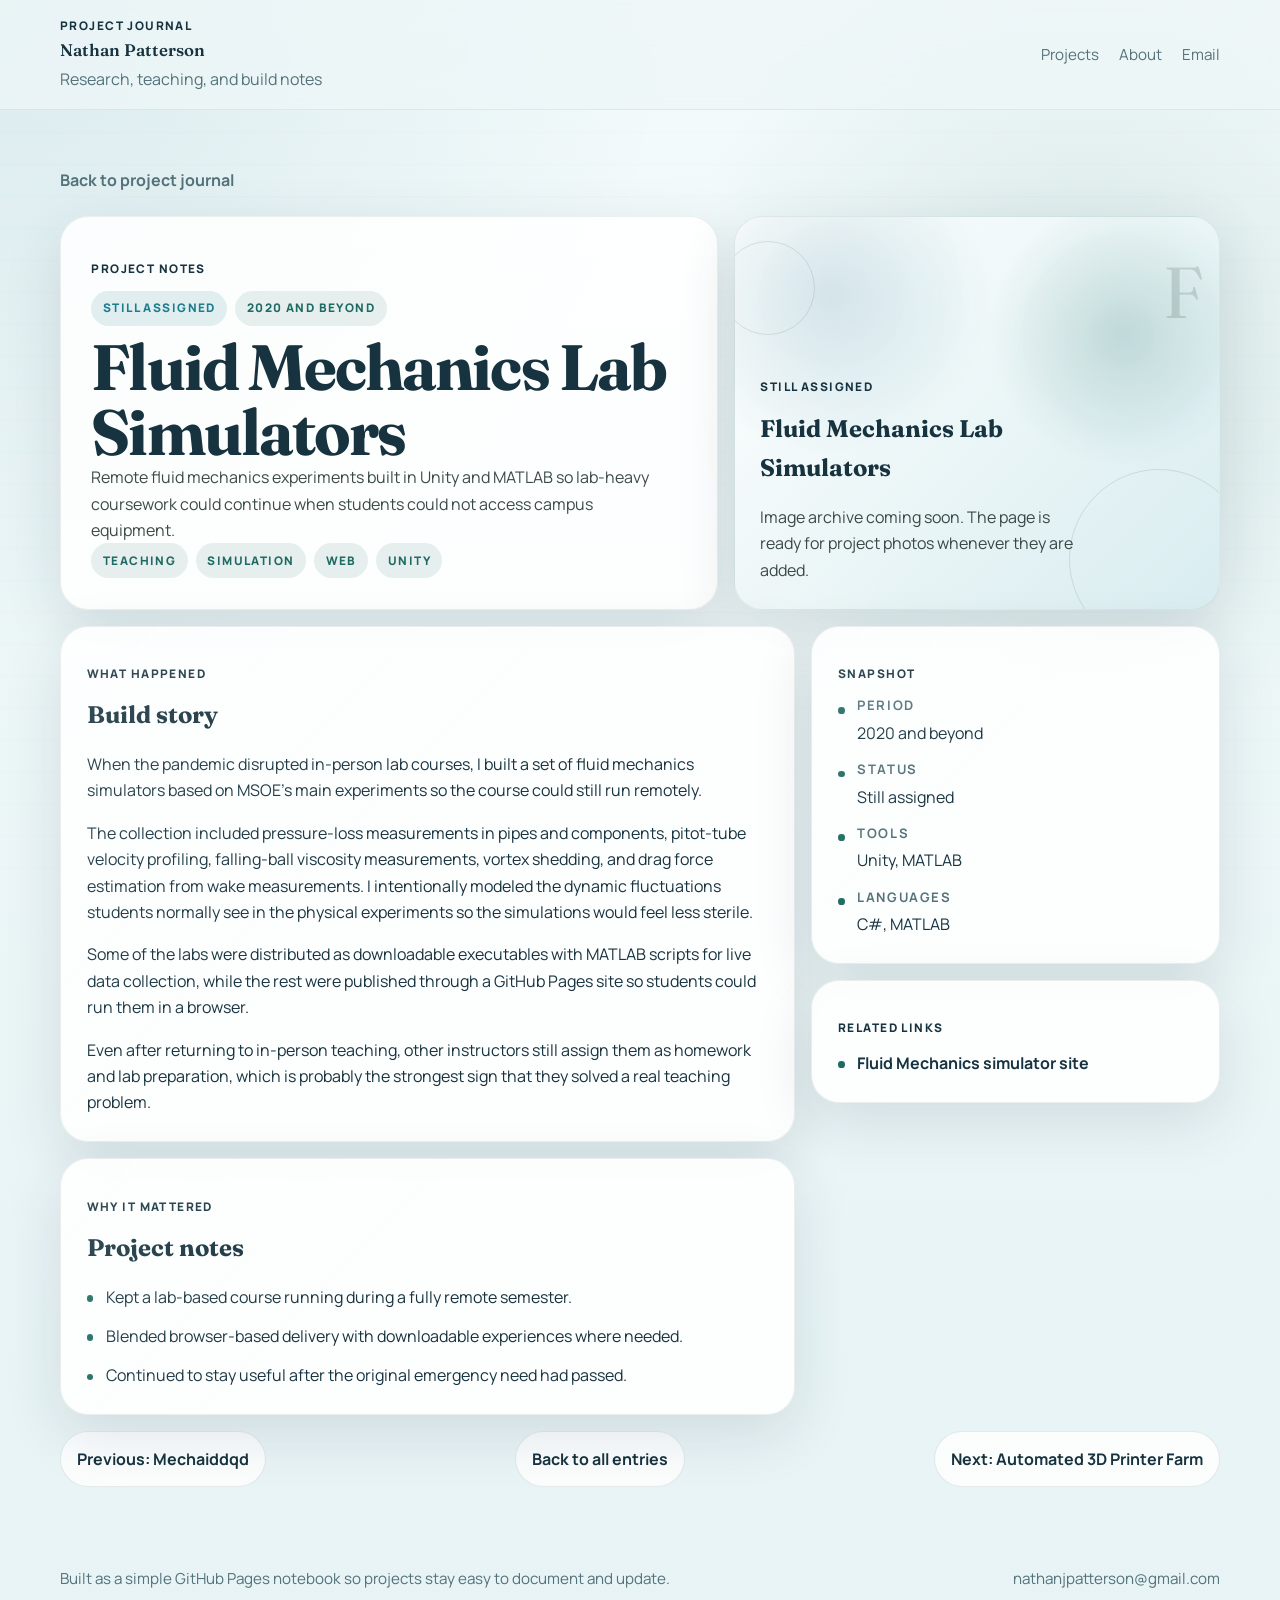
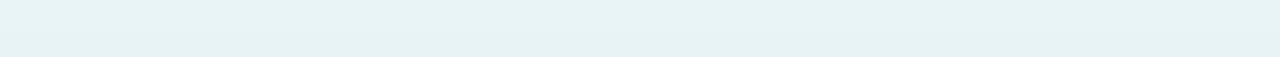
<file: projects/fluid-mechanics-lab-simulators/index.html>
<!DOCTYPE html>
<html lang="en">
  <head>
    <meta charset="utf-8">
    <meta name="viewport" content="width=device-width, initial-scale=1">
    <title>Fluid Mechanics Lab Simulators | Nathan Patterson</title>
    <meta name="description" content="Remote fluid mechanics experiments built in Unity and MATLAB so lab-heavy coursework could continue when students could not access campus equipment.">
    <link rel="stylesheet" href="../../assets/css/styles.css">
    <script defer src="../../assets/js/site.js"></script>
  </head>
  <body class="project-body">
    
    
    <header class="site-header">
      <div class="shell">
        <a class="brand" href="../../index.html">
          <span class="brand-mark">Project journal</span>
          <span class="brand-title">Nathan Patterson</span>
          <span class="brand-subtitle">Research, teaching, and build notes</span>
        </a>
        <nav class="nav" aria-label="Primary">
          <a class="nav-link" href="../../index.html#projects">Projects</a>
          <a class="nav-link" href="../../index.html#about">About</a>
          <a class="nav-link" href="mailto:nathanjpatterson@gmail.com">Email</a>
        </nav>
      </div>
    </header>
    
    <main class="project-page">
      <div class="shell">
        <a class="back-link" href="../../index.html#projects">Back to project journal</a>
        <section class="project-head">
          <article class="panel project-intro">
            <p class="eyebrow">Project notes</p>
            <div class="meta-pills">
              <span class="chip chip-status">Still assigned</span>
              <span class="chip">2020 and beyond</span>
            </div>
            <h1 class="project-title">Fluid Mechanics Lab Simulators</h1>
            <p class="project-summary">Remote fluid mechanics experiments built in Unity and MATLAB so lab-heavy coursework could continue when students could not access campus equipment.</p>
            <div class="tag-row"><span class="chip">teaching</span><span class="chip">simulation</span><span class="chip">web</span><span class="chip">unity</span></div>
          </article>
          
        <div class="project-banner">
          <div class="banner-mark">F</div>
          <div class="banner-copy">
            <p class="eyebrow">Still assigned</p>
            <h2 class="subheading">Fluid Mechanics Lab Simulators</h2>
            <p class="project-summary">Image archive coming soon. The page is ready for project photos whenever they are added.</p>
          </div>
        </div>
        
        </section>

        <section class="project-layout">
          <div class="stack">
            <article class="panel project-story">
              <p class="eyebrow">What happened</p>
              <h2 class="subheading">Build story</h2>
              <div class="story-copy">
                <p>When the pandemic disrupted in-person lab courses, I built a set of fluid mechanics simulators based on MSOE&#x27;s main experiments so the course could still run remotely.</p><p>The collection included pressure-loss measurements in pipes and components, pitot-tube velocity profiling, falling-ball viscosity measurements, vortex shedding, and drag force estimation from wake measurements. I intentionally modeled the dynamic fluctuations students normally see in the physical experiments so the simulations would feel less sterile.</p><p>Some of the labs were distributed as downloadable executables with MATLAB scripts for live data collection, while the rest were published through a GitHub Pages site so students could run them in a browser.</p><p>Even after returning to in-person teaching, other instructors still assign them as homework and lab preparation, which is probably the strongest sign that they solved a real teaching problem.</p>
              </div>
            </article>

            <article class="panel project-highlights">
              <p class="eyebrow">Why it mattered</p>
              <h2 class="subheading">Project notes</h2>
              <ul class="highlight-list">
                <li>Kept a lab-based course running during a fully remote semester.</li><li>Blended browser-based delivery with downloadable experiences where needed.</li><li>Continued to stay useful after the original emergency need had passed.</li>
              </ul>
            </article>
            
          </div>

          <aside class="stack">
            <section class="panel sidebar-card">
              <p class="eyebrow">Snapshot</p>
              <ul class="meta-list">
                <li><strong>Period</strong><span class="meta-text">2020 and beyond</span></li>
                <li><strong>Status</strong><span class="meta-text">Still assigned</span></li>
                <li><strong>Tools</strong><span class="meta-text">Unity, MATLAB</span></li>
                <li><strong>Languages</strong><span class="meta-text">C#, MATLAB</span></li>
              </ul>
            </section>
            
    <section class="panel link-card">
      <p class="eyebrow">Related links</p>
      <ul class="link-list">
        <li><a href="https://njpatter.github.io/FluidMechanicsExperiments/" target="_blank" rel="noreferrer">Fluid Mechanics simulator site</a></li>
      </ul>
    </section>
    
            
          </aside>
        </section>

        <nav class="project-footer-nav" aria-label="Project navigation">
          <a class="footer-chip" href="../project-four-h4snk/">Previous: Mechaiddqd</a> <a class="footer-chip" href="../../index.html#projects">Back to all entries</a> <a class="footer-chip" href="../automated-3d-printer-submission-system/">Next: Automated 3D Printer Farm</a>
        </nav>
      </div>
    </main>
    
    <footer class="site-footer">
      <div class="shell">
        <p class="footer-note">Built as a simple GitHub Pages notebook so projects stay easy to document and update.</p>
        <a class="footer-note" href="mailto:nathanjpatterson@gmail.com">nathanjpatterson@gmail.com</a>
      </div>
    </footer>
    
    
  </body>
</html>
</file>
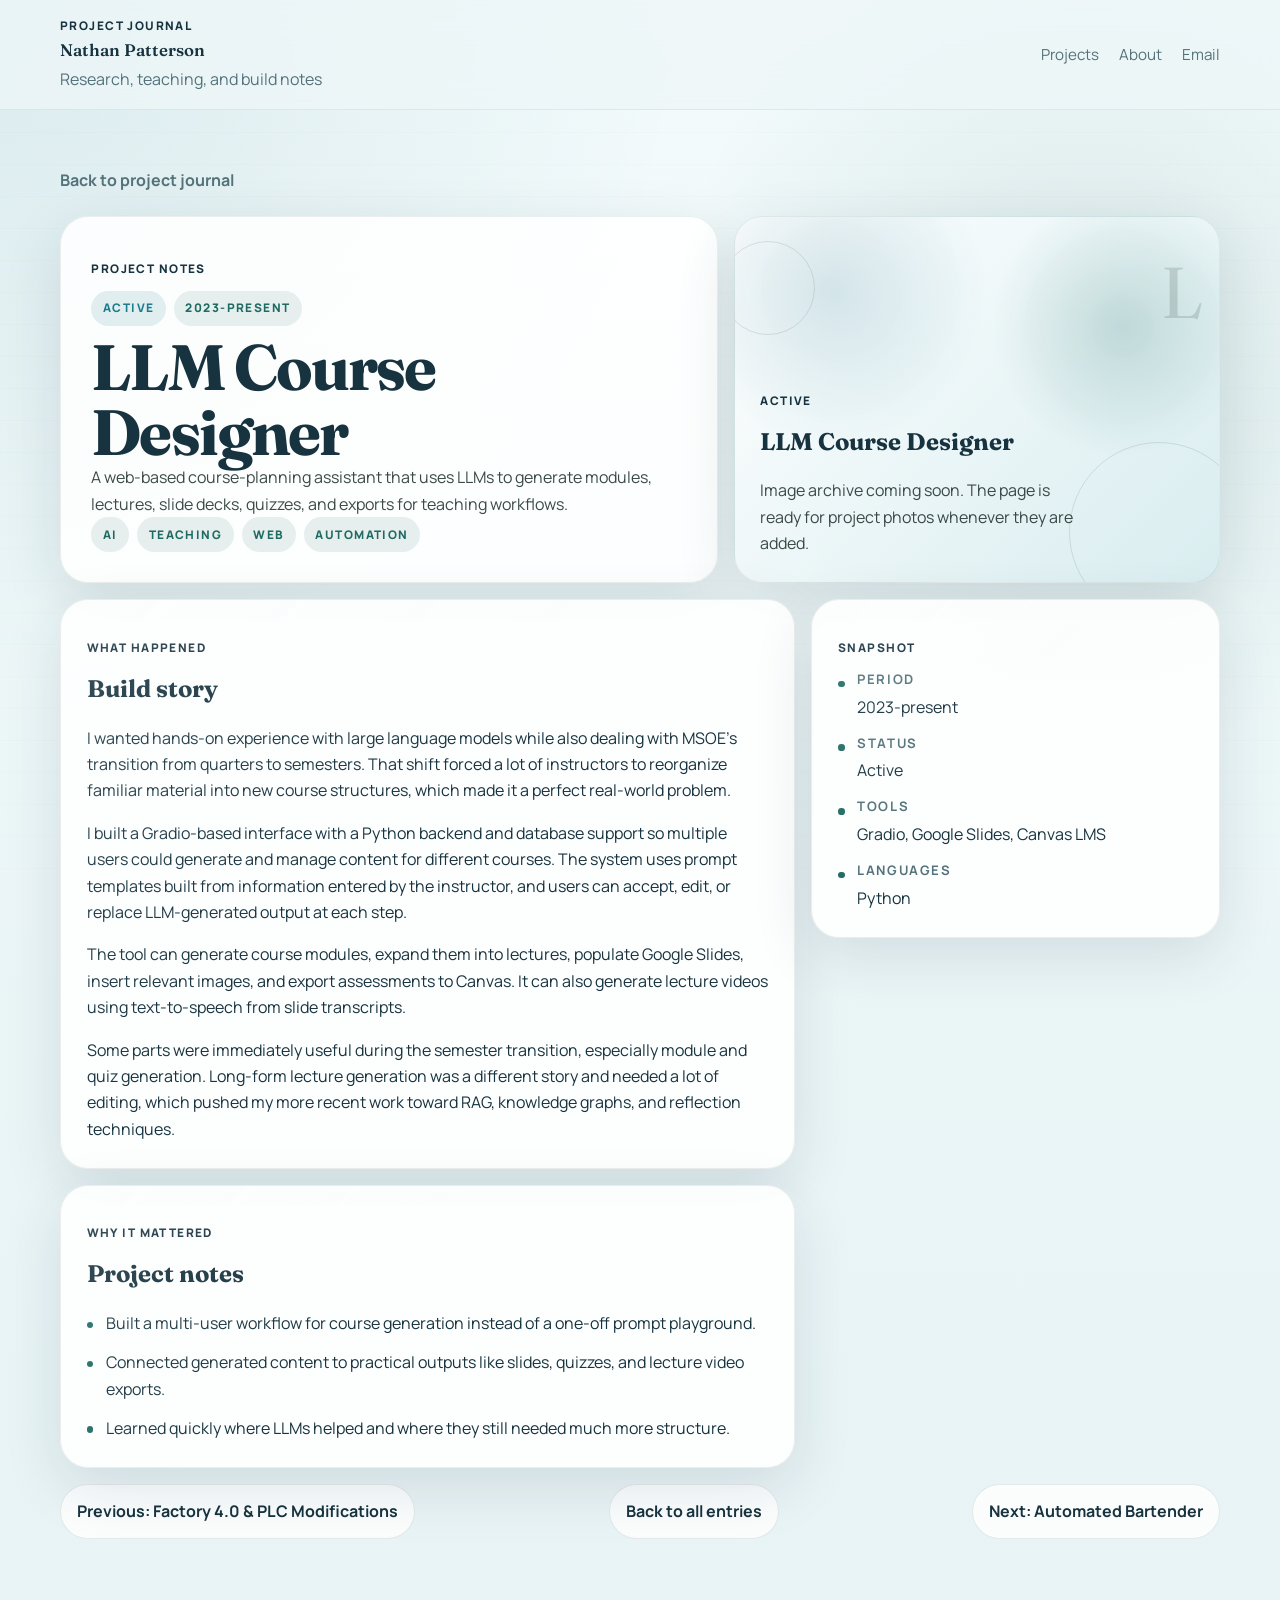
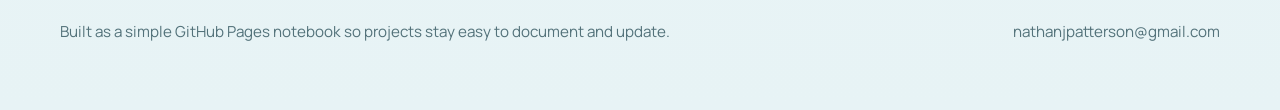
<file: projects/llm-course-designer/index.html>
<!DOCTYPE html>
<html lang="en">
  <head>
    <meta charset="utf-8">
    <meta name="viewport" content="width=device-width, initial-scale=1">
    <title>LLM Course Designer | Nathan Patterson</title>
    <meta name="description" content="A web-based course-planning assistant that uses LLMs to generate modules, lectures, slide decks, quizzes, and exports for teaching workflows.">
    <link rel="stylesheet" href="../../assets/css/styles.css">
    <script defer src="../../assets/js/site.js"></script>
  </head>
  <body class="project-body">
    
    
    <header class="site-header">
      <div class="shell">
        <a class="brand" href="../../index.html">
          <span class="brand-mark">Project journal</span>
          <span class="brand-title">Nathan Patterson</span>
          <span class="brand-subtitle">Research, teaching, and build notes</span>
        </a>
        <nav class="nav" aria-label="Primary">
          <a class="nav-link" href="../../index.html#projects">Projects</a>
          <a class="nav-link" href="../../index.html#about">About</a>
          <a class="nav-link" href="mailto:nathanjpatterson@gmail.com">Email</a>
        </nav>
      </div>
    </header>
    
    <main class="project-page">
      <div class="shell">
        <a class="back-link" href="../../index.html#projects">Back to project journal</a>
        <section class="project-head">
          <article class="panel project-intro">
            <p class="eyebrow">Project notes</p>
            <div class="meta-pills">
              <span class="chip chip-status">Active</span>
              <span class="chip">2023-present</span>
            </div>
            <h1 class="project-title">LLM Course Designer</h1>
            <p class="project-summary">A web-based course-planning assistant that uses LLMs to generate modules, lectures, slide decks, quizzes, and exports for teaching workflows.</p>
            <div class="tag-row"><span class="chip">ai</span><span class="chip">teaching</span><span class="chip">web</span><span class="chip">automation</span></div>
          </article>
          
        <div class="project-banner">
          <div class="banner-mark">L</div>
          <div class="banner-copy">
            <p class="eyebrow">Active</p>
            <h2 class="subheading">LLM Course Designer</h2>
            <p class="project-summary">Image archive coming soon. The page is ready for project photos whenever they are added.</p>
          </div>
        </div>
        
        </section>

        <section class="project-layout">
          <div class="stack">
            <article class="panel project-story">
              <p class="eyebrow">What happened</p>
              <h2 class="subheading">Build story</h2>
              <div class="story-copy">
                <p>I wanted hands-on experience with large language models while also dealing with MSOE&#x27;s transition from quarters to semesters. That shift forced a lot of instructors to reorganize familiar material into new course structures, which made it a perfect real-world problem.</p><p>I built a Gradio-based interface with a Python backend and database support so multiple users could generate and manage content for different courses. The system uses prompt templates built from information entered by the instructor, and users can accept, edit, or replace LLM-generated output at each step.</p><p>The tool can generate course modules, expand them into lectures, populate Google Slides, insert relevant images, and export assessments to Canvas. It can also generate lecture videos using text-to-speech from slide transcripts.</p><p>Some parts were immediately useful during the semester transition, especially module and quiz generation. Long-form lecture generation was a different story and needed a lot of editing, which pushed my more recent work toward RAG, knowledge graphs, and reflection techniques.</p>
              </div>
            </article>

            <article class="panel project-highlights">
              <p class="eyebrow">Why it mattered</p>
              <h2 class="subheading">Project notes</h2>
              <ul class="highlight-list">
                <li>Built a multi-user workflow for course generation instead of a one-off prompt playground.</li><li>Connected generated content to practical outputs like slides, quizzes, and lecture video exports.</li><li>Learned quickly where LLMs helped and where they still needed much more structure.</li>
              </ul>
            </article>
            
          </div>

          <aside class="stack">
            <section class="panel sidebar-card">
              <p class="eyebrow">Snapshot</p>
              <ul class="meta-list">
                <li><strong>Period</strong><span class="meta-text">2023-present</span></li>
                <li><strong>Status</strong><span class="meta-text">Active</span></li>
                <li><strong>Tools</strong><span class="meta-text">Gradio, Google Slides, Canvas LMS</span></li>
                <li><strong>Languages</strong><span class="meta-text">Python</span></li>
              </ul>
            </section>
            
            
          </aside>
        </section>

        <nav class="project-footer-nav" aria-label="Project navigation">
          <a class="footer-chip" href="../factory-40-plc-modifications/">Previous: Factory 4.0 &amp; PLC Modifications</a> <a class="footer-chip" href="../../index.html#projects">Back to all entries</a> <a class="footer-chip" href="../automated-bartender/">Next: Automated Bartender</a>
        </nav>
      </div>
    </main>
    
    <footer class="site-footer">
      <div class="shell">
        <p class="footer-note">Built as a simple GitHub Pages notebook so projects stay easy to document and update.</p>
        <a class="footer-note" href="mailto:nathanjpatterson@gmail.com">nathanjpatterson@gmail.com</a>
      </div>
    </footer>
    
    
  </body>
</html>
</file>
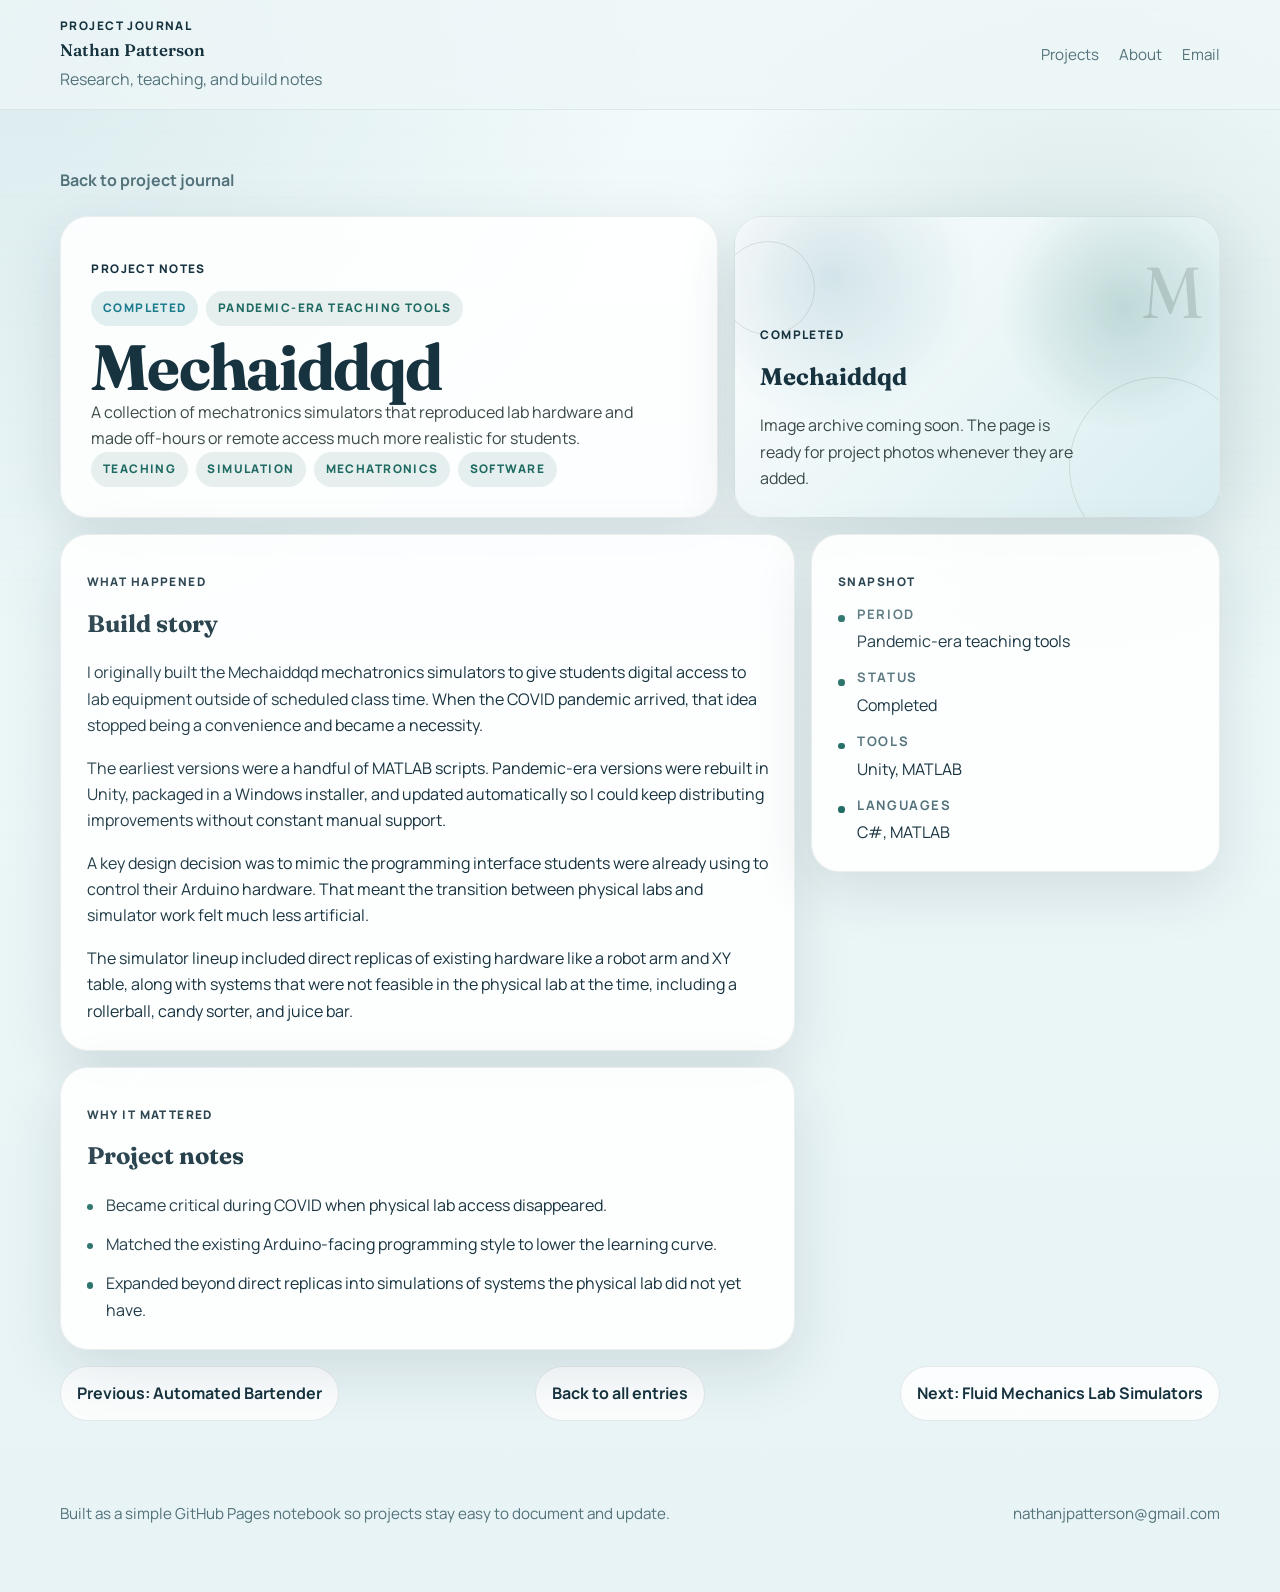
<file: projects/project-four-h4snk/index.html>
<!DOCTYPE html>
<html lang="en">
  <head>
    <meta charset="utf-8">
    <meta name="viewport" content="width=device-width, initial-scale=1">
    <title>Mechaiddqd | Nathan Patterson</title>
    <meta name="description" content="A collection of mechatronics simulators that reproduced lab hardware and made off-hours or remote access much more realistic for students.">
    <link rel="stylesheet" href="../../assets/css/styles.css">
    <script defer src="../../assets/js/site.js"></script>
  </head>
  <body class="project-body">
    
    
    <header class="site-header">
      <div class="shell">
        <a class="brand" href="../../index.html">
          <span class="brand-mark">Project journal</span>
          <span class="brand-title">Nathan Patterson</span>
          <span class="brand-subtitle">Research, teaching, and build notes</span>
        </a>
        <nav class="nav" aria-label="Primary">
          <a class="nav-link" href="../../index.html#projects">Projects</a>
          <a class="nav-link" href="../../index.html#about">About</a>
          <a class="nav-link" href="mailto:nathanjpatterson@gmail.com">Email</a>
        </nav>
      </div>
    </header>
    
    <main class="project-page">
      <div class="shell">
        <a class="back-link" href="../../index.html#projects">Back to project journal</a>
        <section class="project-head">
          <article class="panel project-intro">
            <p class="eyebrow">Project notes</p>
            <div class="meta-pills">
              <span class="chip chip-status">Completed</span>
              <span class="chip">Pandemic-era teaching tools</span>
            </div>
            <h1 class="project-title">Mechaiddqd</h1>
            <p class="project-summary">A collection of mechatronics simulators that reproduced lab hardware and made off-hours or remote access much more realistic for students.</p>
            <div class="tag-row"><span class="chip">teaching</span><span class="chip">simulation</span><span class="chip">mechatronics</span><span class="chip">software</span></div>
          </article>
          
        <div class="project-banner">
          <div class="banner-mark">M</div>
          <div class="banner-copy">
            <p class="eyebrow">Completed</p>
            <h2 class="subheading">Mechaiddqd</h2>
            <p class="project-summary">Image archive coming soon. The page is ready for project photos whenever they are added.</p>
          </div>
        </div>
        
        </section>

        <section class="project-layout">
          <div class="stack">
            <article class="panel project-story">
              <p class="eyebrow">What happened</p>
              <h2 class="subheading">Build story</h2>
              <div class="story-copy">
                <p>I originally built the Mechaiddqd mechatronics simulators to give students digital access to lab equipment outside of scheduled class time. When the COVID pandemic arrived, that idea stopped being a convenience and became a necessity.</p><p>The earliest versions were a handful of MATLAB scripts. Pandemic-era versions were rebuilt in Unity, packaged in a Windows installer, and updated automatically so I could keep distributing improvements without constant manual support.</p><p>A key design decision was to mimic the programming interface students were already using to control their Arduino hardware. That meant the transition between physical labs and simulator work felt much less artificial.</p><p>The simulator lineup included direct replicas of existing hardware like a robot arm and XY table, along with systems that were not feasible in the physical lab at the time, including a rollerball, candy sorter, and juice bar.</p>
              </div>
            </article>

            <article class="panel project-highlights">
              <p class="eyebrow">Why it mattered</p>
              <h2 class="subheading">Project notes</h2>
              <ul class="highlight-list">
                <li>Became critical during COVID when physical lab access disappeared.</li><li>Matched the existing Arduino-facing programming style to lower the learning curve.</li><li>Expanded beyond direct replicas into simulations of systems the physical lab did not yet have.</li>
              </ul>
            </article>
            
          </div>

          <aside class="stack">
            <section class="panel sidebar-card">
              <p class="eyebrow">Snapshot</p>
              <ul class="meta-list">
                <li><strong>Period</strong><span class="meta-text">Pandemic-era teaching tools</span></li>
                <li><strong>Status</strong><span class="meta-text">Completed</span></li>
                <li><strong>Tools</strong><span class="meta-text">Unity, MATLAB</span></li>
                <li><strong>Languages</strong><span class="meta-text">C#, MATLAB</span></li>
              </ul>
            </section>
            
            
          </aside>
        </section>

        <nav class="project-footer-nav" aria-label="Project navigation">
          <a class="footer-chip" href="../automated-bartender/">Previous: Automated Bartender</a> <a class="footer-chip" href="../../index.html#projects">Back to all entries</a> <a class="footer-chip" href="../fluid-mechanics-lab-simulators/">Next: Fluid Mechanics Lab Simulators</a>
        </nav>
      </div>
    </main>
    
    <footer class="site-footer">
      <div class="shell">
        <p class="footer-note">Built as a simple GitHub Pages notebook so projects stay easy to document and update.</p>
        <a class="footer-note" href="mailto:nathanjpatterson@gmail.com">nathanjpatterson@gmail.com</a>
      </div>
    </footer>
    
    
  </body>
</html>
</file>
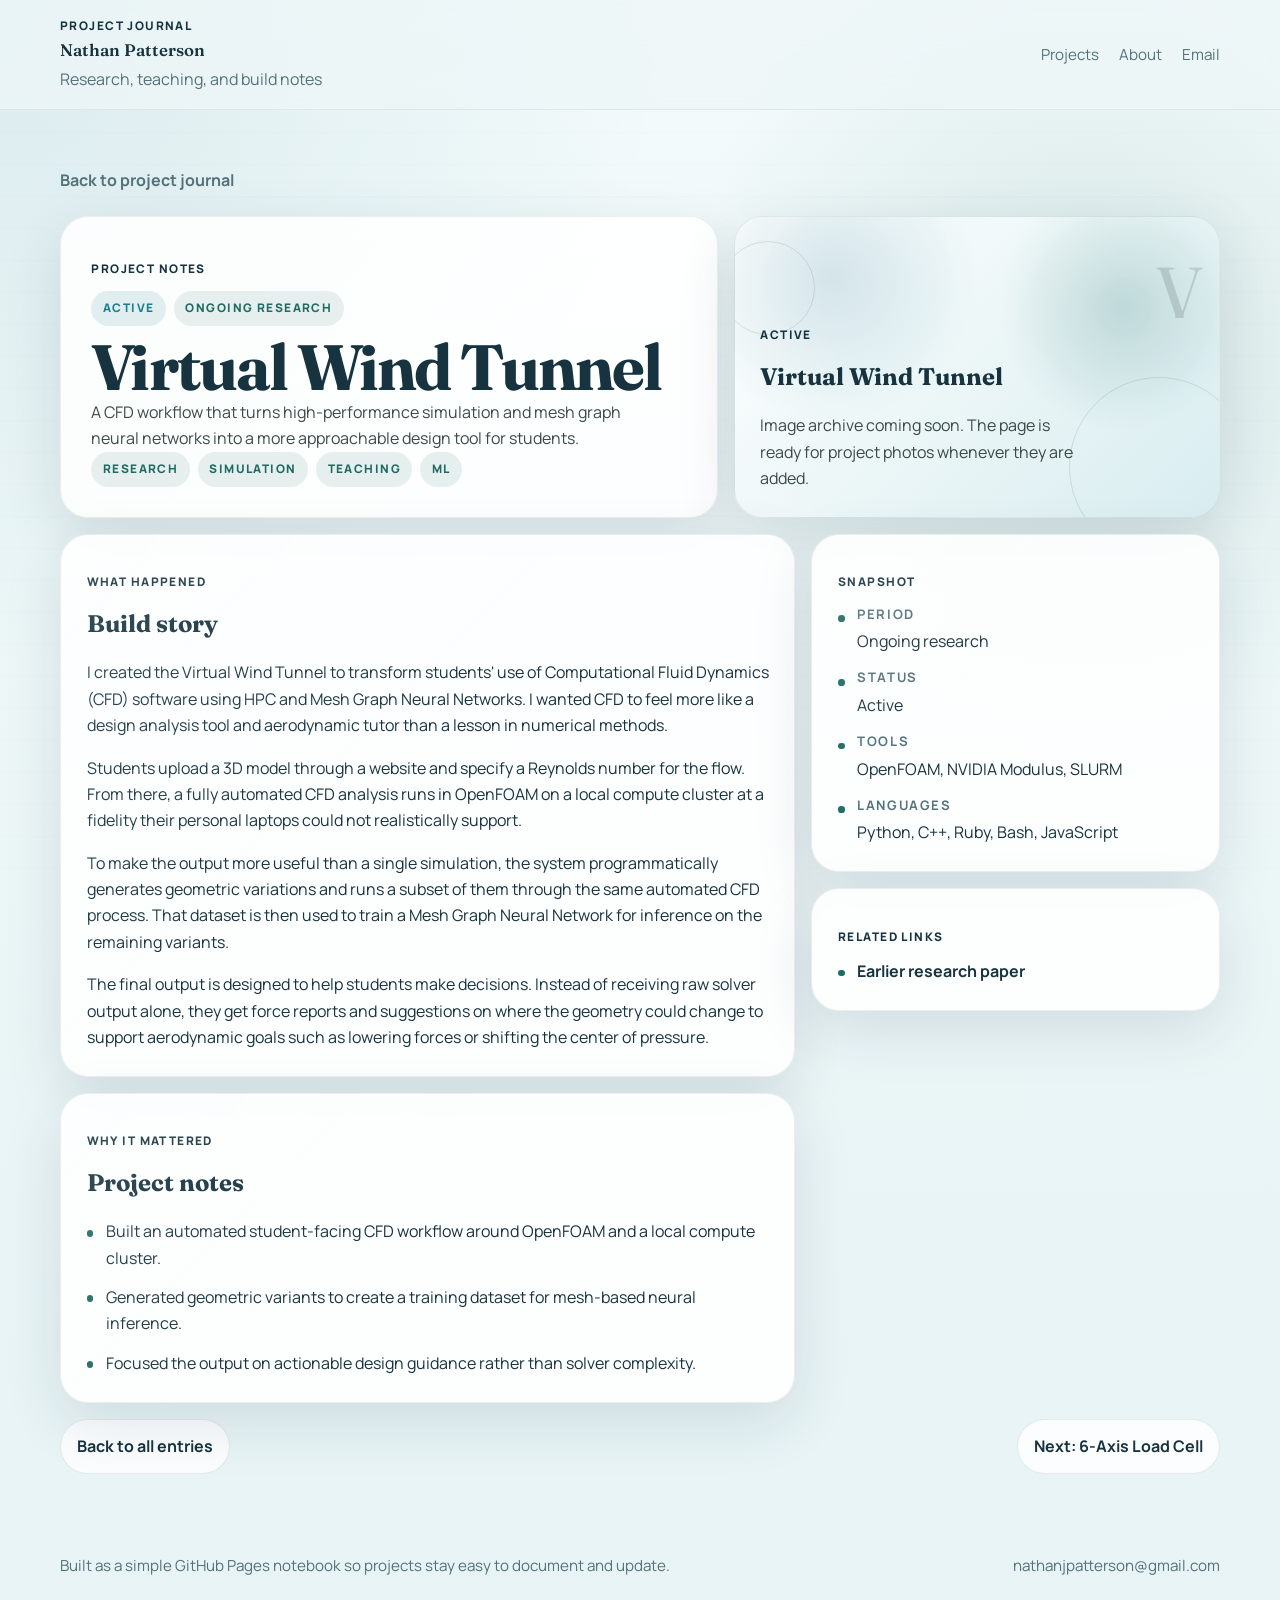
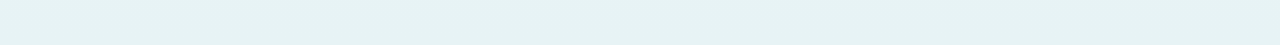
<file: projects/project-one-g62zx/index.html>
<!DOCTYPE html>
<html lang="en">
  <head>
    <meta charset="utf-8">
    <meta name="viewport" content="width=device-width, initial-scale=1">
    <title>Virtual Wind Tunnel | Nathan Patterson</title>
    <meta name="description" content="A CFD workflow that turns high-performance simulation and mesh graph neural networks into a more approachable design tool for students.">
    <link rel="stylesheet" href="../../assets/css/styles.css">
    <script defer src="../../assets/js/site.js"></script>
  </head>
  <body class="project-body">
    
    
    <header class="site-header">
      <div class="shell">
        <a class="brand" href="../../index.html">
          <span class="brand-mark">Project journal</span>
          <span class="brand-title">Nathan Patterson</span>
          <span class="brand-subtitle">Research, teaching, and build notes</span>
        </a>
        <nav class="nav" aria-label="Primary">
          <a class="nav-link" href="../../index.html#projects">Projects</a>
          <a class="nav-link" href="../../index.html#about">About</a>
          <a class="nav-link" href="mailto:nathanjpatterson@gmail.com">Email</a>
        </nav>
      </div>
    </header>
    
    <main class="project-page">
      <div class="shell">
        <a class="back-link" href="../../index.html#projects">Back to project journal</a>
        <section class="project-head">
          <article class="panel project-intro">
            <p class="eyebrow">Project notes</p>
            <div class="meta-pills">
              <span class="chip chip-status">Active</span>
              <span class="chip">Ongoing research</span>
            </div>
            <h1 class="project-title">Virtual Wind Tunnel</h1>
            <p class="project-summary">A CFD workflow that turns high-performance simulation and mesh graph neural networks into a more approachable design tool for students.</p>
            <div class="tag-row"><span class="chip">research</span><span class="chip">simulation</span><span class="chip">teaching</span><span class="chip">ml</span></div>
          </article>
          
        <div class="project-banner">
          <div class="banner-mark">V</div>
          <div class="banner-copy">
            <p class="eyebrow">Active</p>
            <h2 class="subheading">Virtual Wind Tunnel</h2>
            <p class="project-summary">Image archive coming soon. The page is ready for project photos whenever they are added.</p>
          </div>
        </div>
        
        </section>

        <section class="project-layout">
          <div class="stack">
            <article class="panel project-story">
              <p class="eyebrow">What happened</p>
              <h2 class="subheading">Build story</h2>
              <div class="story-copy">
                <p>I created the Virtual Wind Tunnel to transform students&#x27; use of Computational Fluid Dynamics (CFD) software using HPC and Mesh Graph Neural Networks. I wanted CFD to feel more like a design analysis tool and aerodynamic tutor than a lesson in numerical methods.</p><p>Students upload a 3D model through a website and specify a Reynolds number for the flow. From there, a fully automated CFD analysis runs in OpenFOAM on a local compute cluster at a fidelity their personal laptops could not realistically support.</p><p>To make the output more useful than a single simulation, the system programmatically generates geometric variations and runs a subset of them through the same automated CFD process. That dataset is then used to train a Mesh Graph Neural Network for inference on the remaining variants.</p><p>The final output is designed to help students make decisions. Instead of receiving raw solver output alone, they get force reports and suggestions on where the geometry could change to support aerodynamic goals such as lowering forces or shifting the center of pressure.</p>
              </div>
            </article>

            <article class="panel project-highlights">
              <p class="eyebrow">Why it mattered</p>
              <h2 class="subheading">Project notes</h2>
              <ul class="highlight-list">
                <li>Built an automated student-facing CFD workflow around OpenFOAM and a local compute cluster.</li><li>Generated geometric variants to create a training dataset for mesh-based neural inference.</li><li>Focused the output on actionable design guidance rather than solver complexity.</li>
              </ul>
            </article>
            
          </div>

          <aside class="stack">
            <section class="panel sidebar-card">
              <p class="eyebrow">Snapshot</p>
              <ul class="meta-list">
                <li><strong>Period</strong><span class="meta-text">Ongoing research</span></li>
                <li><strong>Status</strong><span class="meta-text">Active</span></li>
                <li><strong>Tools</strong><span class="meta-text">OpenFOAM, NVIDIA Modulus, SLURM</span></li>
                <li><strong>Languages</strong><span class="meta-text">Python, C++, Ruby, Bash, JavaScript</span></li>
              </ul>
            </section>
            
    <section class="panel link-card">
      <p class="eyebrow">Related links</p>
      <ul class="link-list">
        <li><a href="https://onlinelibrary.wiley.com/doi/full/10.1002/cae.22216?casa_token=BX136GU-8w0AAAAA%3AE2GcwRtUppjkz1Mfoa-IFVWXnijuPfnfXLDaKEhYe2QwGBncua0ZV9eSH626G4WB716JdIShfFTL2UCJpg" target="_blank" rel="noreferrer">Earlier research paper</a></li>
      </ul>
    </section>
    
            
          </aside>
        </section>

        <nav class="project-footer-nav" aria-label="Project navigation">
          <a class="footer-chip" href="../../index.html#projects">Back to all entries</a> <a class="footer-chip" href="../project-two-awpey/">Next: 6-Axis Load Cell</a>
        </nav>
      </div>
    </main>
    
    <footer class="site-footer">
      <div class="shell">
        <p class="footer-note">Built as a simple GitHub Pages notebook so projects stay easy to document and update.</p>
        <a class="footer-note" href="mailto:nathanjpatterson@gmail.com">nathanjpatterson@gmail.com</a>
      </div>
    </footer>
    
    
  </body>
</html>
</file>
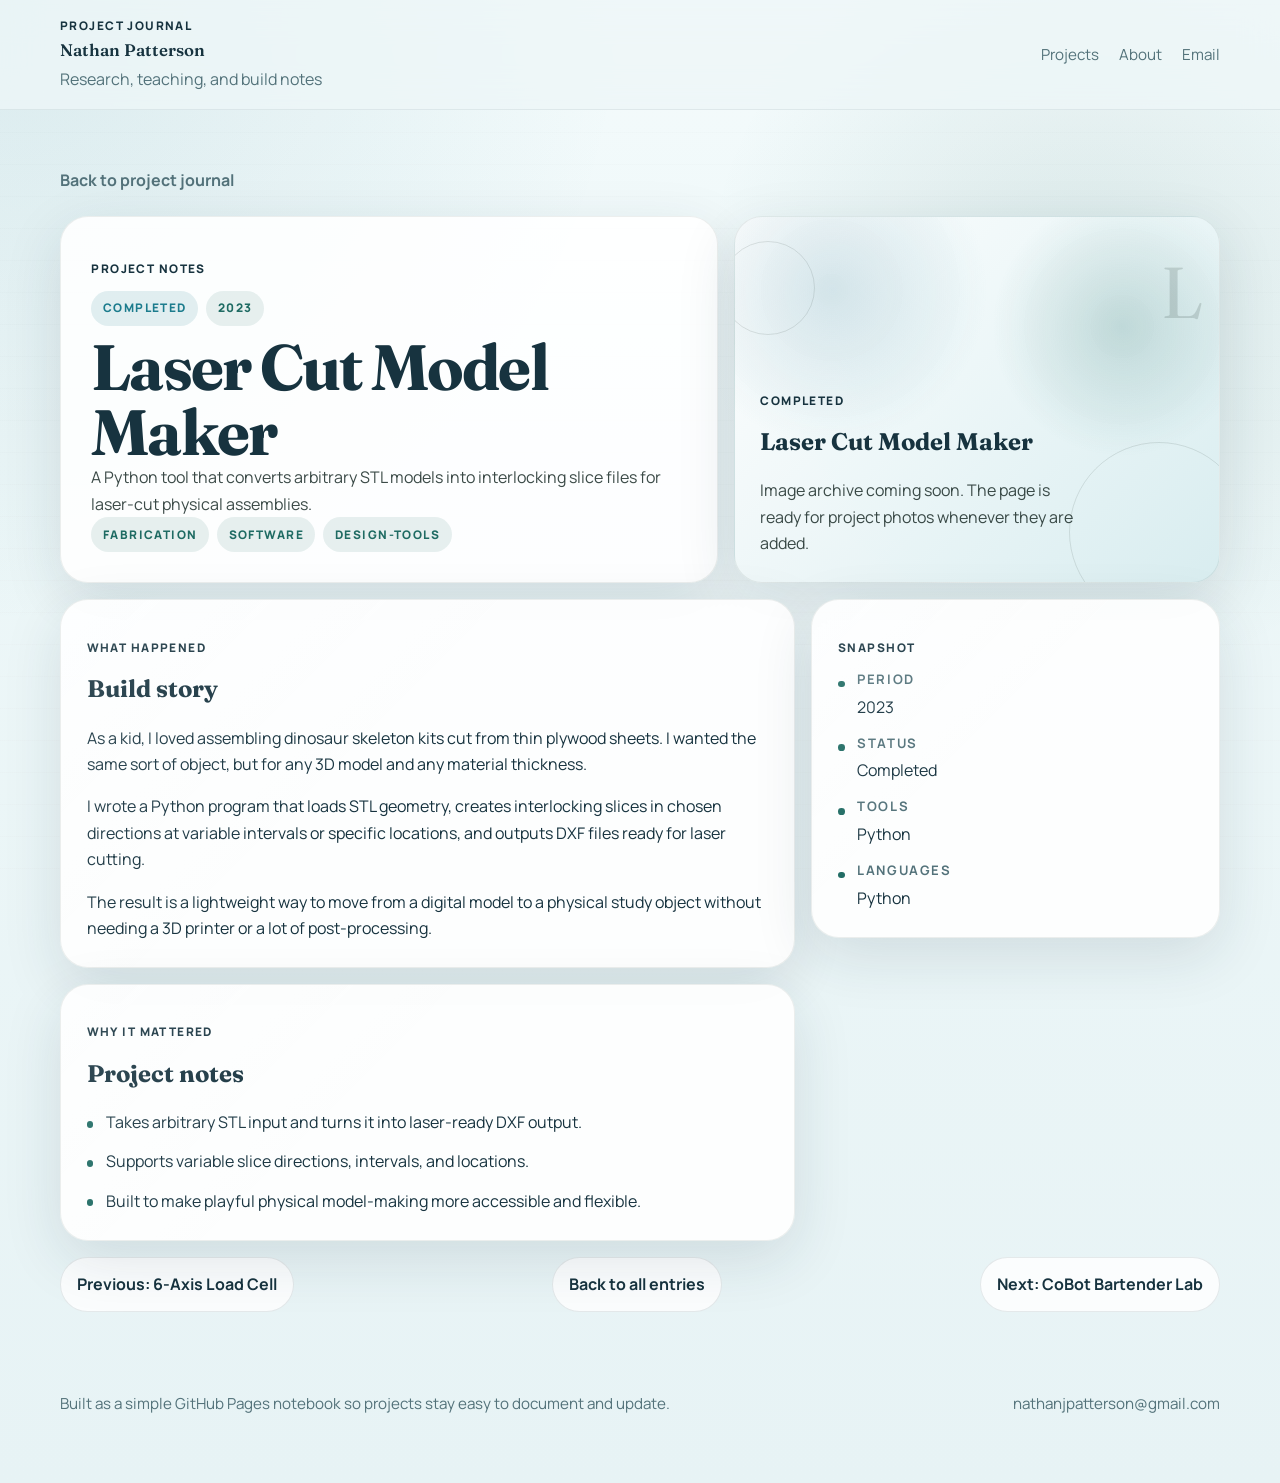
<file: projects/project-three-434xd/index.html>
<!DOCTYPE html>
<html lang="en">
  <head>
    <meta charset="utf-8">
    <meta name="viewport" content="width=device-width, initial-scale=1">
    <title>Laser Cut Model Maker | Nathan Patterson</title>
    <meta name="description" content="A Python tool that converts arbitrary STL models into interlocking slice files for laser-cut physical assemblies.">
    <link rel="stylesheet" href="../../assets/css/styles.css">
    <script defer src="../../assets/js/site.js"></script>
  </head>
  <body class="project-body">
    
    
    <header class="site-header">
      <div class="shell">
        <a class="brand" href="../../index.html">
          <span class="brand-mark">Project journal</span>
          <span class="brand-title">Nathan Patterson</span>
          <span class="brand-subtitle">Research, teaching, and build notes</span>
        </a>
        <nav class="nav" aria-label="Primary">
          <a class="nav-link" href="../../index.html#projects">Projects</a>
          <a class="nav-link" href="../../index.html#about">About</a>
          <a class="nav-link" href="mailto:nathanjpatterson@gmail.com">Email</a>
        </nav>
      </div>
    </header>
    
    <main class="project-page">
      <div class="shell">
        <a class="back-link" href="../../index.html#projects">Back to project journal</a>
        <section class="project-head">
          <article class="panel project-intro">
            <p class="eyebrow">Project notes</p>
            <div class="meta-pills">
              <span class="chip chip-status">Completed</span>
              <span class="chip">2023</span>
            </div>
            <h1 class="project-title">Laser Cut Model Maker</h1>
            <p class="project-summary">A Python tool that converts arbitrary STL models into interlocking slice files for laser-cut physical assemblies.</p>
            <div class="tag-row"><span class="chip">fabrication</span><span class="chip">software</span><span class="chip">design-tools</span></div>
          </article>
          
        <div class="project-banner">
          <div class="banner-mark">L</div>
          <div class="banner-copy">
            <p class="eyebrow">Completed</p>
            <h2 class="subheading">Laser Cut Model Maker</h2>
            <p class="project-summary">Image archive coming soon. The page is ready for project photos whenever they are added.</p>
          </div>
        </div>
        
        </section>

        <section class="project-layout">
          <div class="stack">
            <article class="panel project-story">
              <p class="eyebrow">What happened</p>
              <h2 class="subheading">Build story</h2>
              <div class="story-copy">
                <p>As a kid, I loved assembling dinosaur skeleton kits cut from thin plywood sheets. I wanted the same sort of object, but for any 3D model and any material thickness.</p><p>I wrote a Python program that loads STL geometry, creates interlocking slices in chosen directions at variable intervals or specific locations, and outputs DXF files ready for laser cutting.</p><p>The result is a lightweight way to move from a digital model to a physical study object without needing a 3D printer or a lot of post-processing.</p>
              </div>
            </article>

            <article class="panel project-highlights">
              <p class="eyebrow">Why it mattered</p>
              <h2 class="subheading">Project notes</h2>
              <ul class="highlight-list">
                <li>Takes arbitrary STL input and turns it into laser-ready DXF output.</li><li>Supports variable slice directions, intervals, and locations.</li><li>Built to make playful physical model-making more accessible and flexible.</li>
              </ul>
            </article>
            
          </div>

          <aside class="stack">
            <section class="panel sidebar-card">
              <p class="eyebrow">Snapshot</p>
              <ul class="meta-list">
                <li><strong>Period</strong><span class="meta-text">2023</span></li>
                <li><strong>Status</strong><span class="meta-text">Completed</span></li>
                <li><strong>Tools</strong><span class="meta-text">Python</span></li>
                <li><strong>Languages</strong><span class="meta-text">Python</span></li>
              </ul>
            </section>
            
            
          </aside>
        </section>

        <nav class="project-footer-nav" aria-label="Project navigation">
          <a class="footer-chip" href="../project-two-awpey/">Previous: 6-Axis Load Cell</a> <a class="footer-chip" href="../../index.html#projects">Back to all entries</a> <a class="footer-chip" href="../cobot-bartender-lab-project/">Next: CoBot Bartender Lab</a>
        </nav>
      </div>
    </main>
    
    <footer class="site-footer">
      <div class="shell">
        <p class="footer-note">Built as a simple GitHub Pages notebook so projects stay easy to document and update.</p>
        <a class="footer-note" href="mailto:nathanjpatterson@gmail.com">nathanjpatterson@gmail.com</a>
      </div>
    </footer>
    
    
  </body>
</html>
</file>
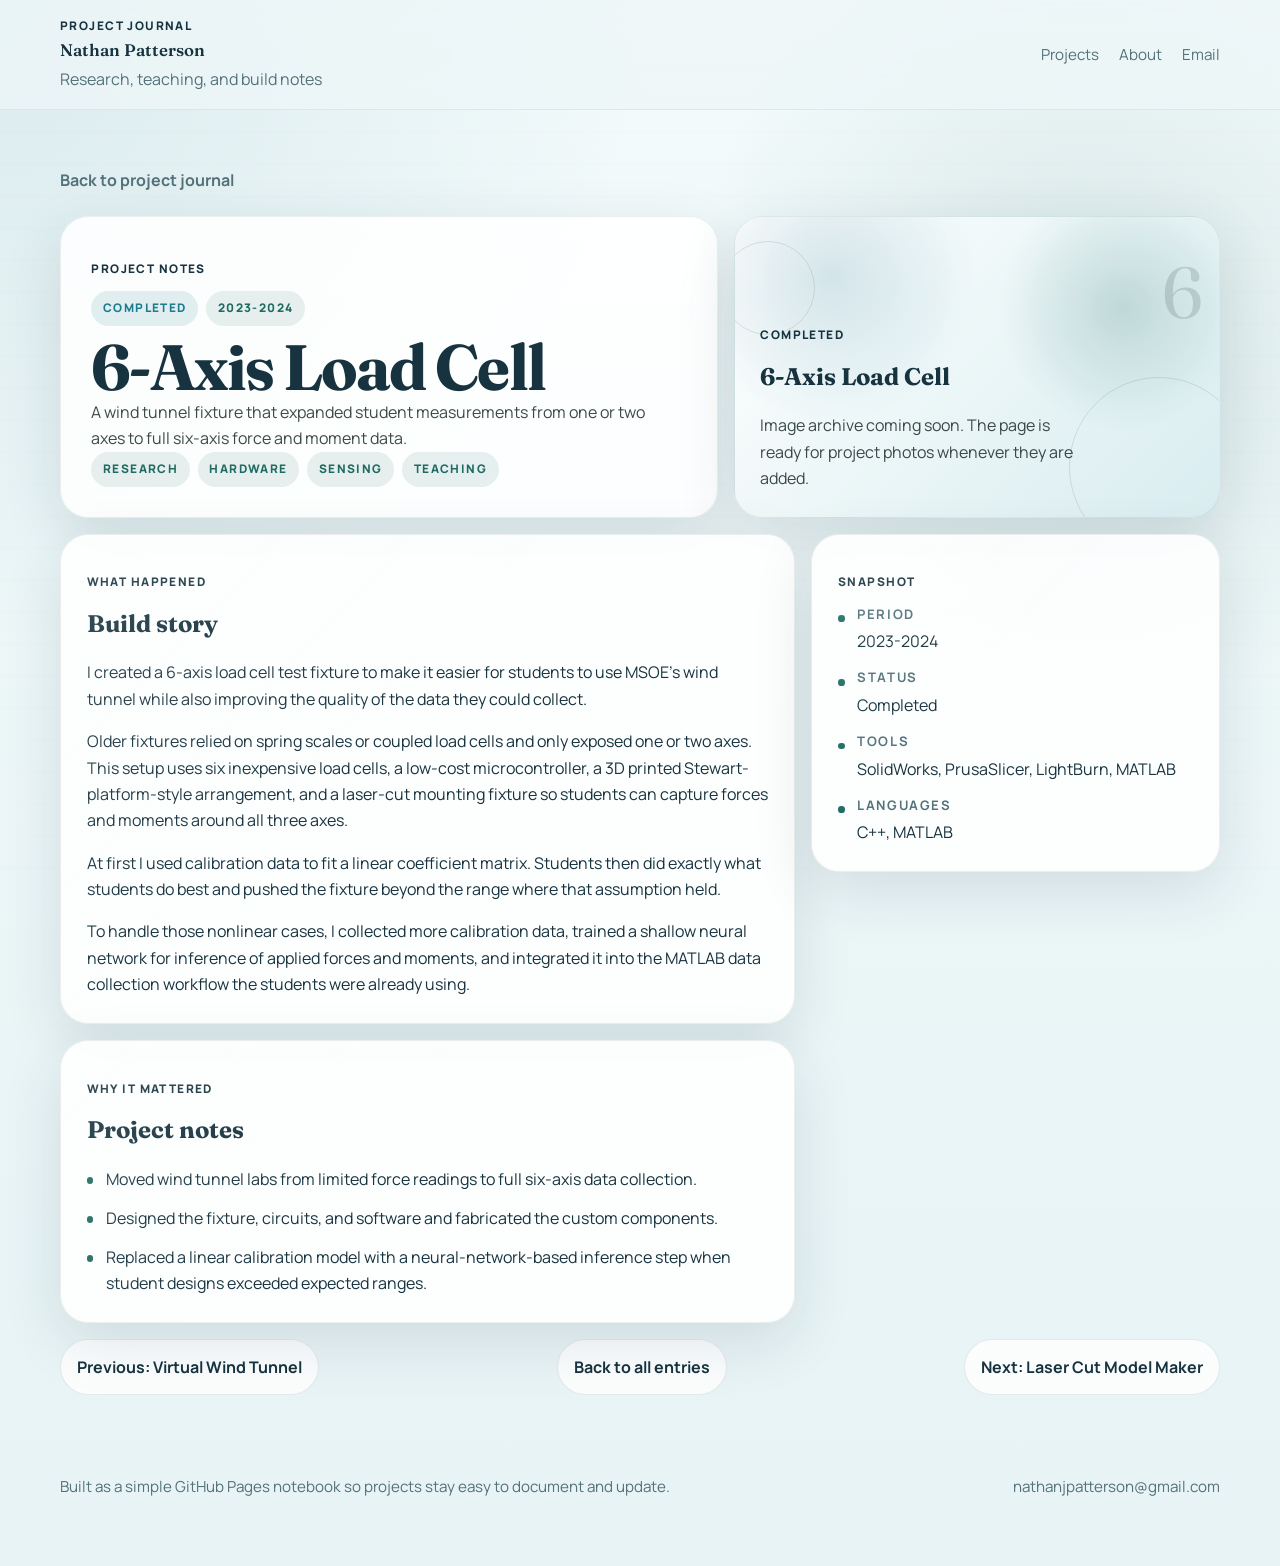
<file: projects/project-two-awpey/index.html>
<!DOCTYPE html>
<html lang="en">
  <head>
    <meta charset="utf-8">
    <meta name="viewport" content="width=device-width, initial-scale=1">
    <title>6-Axis Load Cell | Nathan Patterson</title>
    <meta name="description" content="A wind tunnel fixture that expanded student measurements from one or two axes to full six-axis force and moment data.">
    <link rel="stylesheet" href="../../assets/css/styles.css">
    <script defer src="../../assets/js/site.js"></script>
  </head>
  <body class="project-body">
    
    
    <header class="site-header">
      <div class="shell">
        <a class="brand" href="../../index.html">
          <span class="brand-mark">Project journal</span>
          <span class="brand-title">Nathan Patterson</span>
          <span class="brand-subtitle">Research, teaching, and build notes</span>
        </a>
        <nav class="nav" aria-label="Primary">
          <a class="nav-link" href="../../index.html#projects">Projects</a>
          <a class="nav-link" href="../../index.html#about">About</a>
          <a class="nav-link" href="mailto:nathanjpatterson@gmail.com">Email</a>
        </nav>
      </div>
    </header>
    
    <main class="project-page">
      <div class="shell">
        <a class="back-link" href="../../index.html#projects">Back to project journal</a>
        <section class="project-head">
          <article class="panel project-intro">
            <p class="eyebrow">Project notes</p>
            <div class="meta-pills">
              <span class="chip chip-status">Completed</span>
              <span class="chip">2023-2024</span>
            </div>
            <h1 class="project-title">6-Axis Load Cell</h1>
            <p class="project-summary">A wind tunnel fixture that expanded student measurements from one or two axes to full six-axis force and moment data.</p>
            <div class="tag-row"><span class="chip">research</span><span class="chip">hardware</span><span class="chip">sensing</span><span class="chip">teaching</span></div>
          </article>
          
        <div class="project-banner">
          <div class="banner-mark">6</div>
          <div class="banner-copy">
            <p class="eyebrow">Completed</p>
            <h2 class="subheading">6-Axis Load Cell</h2>
            <p class="project-summary">Image archive coming soon. The page is ready for project photos whenever they are added.</p>
          </div>
        </div>
        
        </section>

        <section class="project-layout">
          <div class="stack">
            <article class="panel project-story">
              <p class="eyebrow">What happened</p>
              <h2 class="subheading">Build story</h2>
              <div class="story-copy">
                <p>I created a 6-axis load cell test fixture to make it easier for students to use MSOE&#x27;s wind tunnel while also improving the quality of the data they could collect.</p><p>Older fixtures relied on spring scales or coupled load cells and only exposed one or two axes. This setup uses six inexpensive load cells, a low-cost microcontroller, a 3D printed Stewart-platform-style arrangement, and a laser-cut mounting fixture so students can capture forces and moments around all three axes.</p><p>At first I used calibration data to fit a linear coefficient matrix. Students then did exactly what students do best and pushed the fixture beyond the range where that assumption held.</p><p>To handle those nonlinear cases, I collected more calibration data, trained a shallow neural network for inference of applied forces and moments, and integrated it into the MATLAB data collection workflow the students were already using.</p>
              </div>
            </article>

            <article class="panel project-highlights">
              <p class="eyebrow">Why it mattered</p>
              <h2 class="subheading">Project notes</h2>
              <ul class="highlight-list">
                <li>Moved wind tunnel labs from limited force readings to full six-axis data collection.</li><li>Designed the fixture, circuits, and software and fabricated the custom components.</li><li>Replaced a linear calibration model with a neural-network-based inference step when student designs exceeded expected ranges.</li>
              </ul>
            </article>
            
          </div>

          <aside class="stack">
            <section class="panel sidebar-card">
              <p class="eyebrow">Snapshot</p>
              <ul class="meta-list">
                <li><strong>Period</strong><span class="meta-text">2023-2024</span></li>
                <li><strong>Status</strong><span class="meta-text">Completed</span></li>
                <li><strong>Tools</strong><span class="meta-text">SolidWorks, PrusaSlicer, LightBurn, MATLAB</span></li>
                <li><strong>Languages</strong><span class="meta-text">C++, MATLAB</span></li>
              </ul>
            </section>
            
            
          </aside>
        </section>

        <nav class="project-footer-nav" aria-label="Project navigation">
          <a class="footer-chip" href="../project-one-g62zx/">Previous: Virtual Wind Tunnel</a> <a class="footer-chip" href="../../index.html#projects">Back to all entries</a> <a class="footer-chip" href="../project-three-434xd/">Next: Laser Cut Model Maker</a>
        </nav>
      </div>
    </main>
    
    <footer class="site-footer">
      <div class="shell">
        <p class="footer-note">Built as a simple GitHub Pages notebook so projects stay easy to document and update.</p>
        <a class="footer-note" href="mailto:nathanjpatterson@gmail.com">nathanjpatterson@gmail.com</a>
      </div>
    </footer>
    
    
  </body>
</html>
</file>
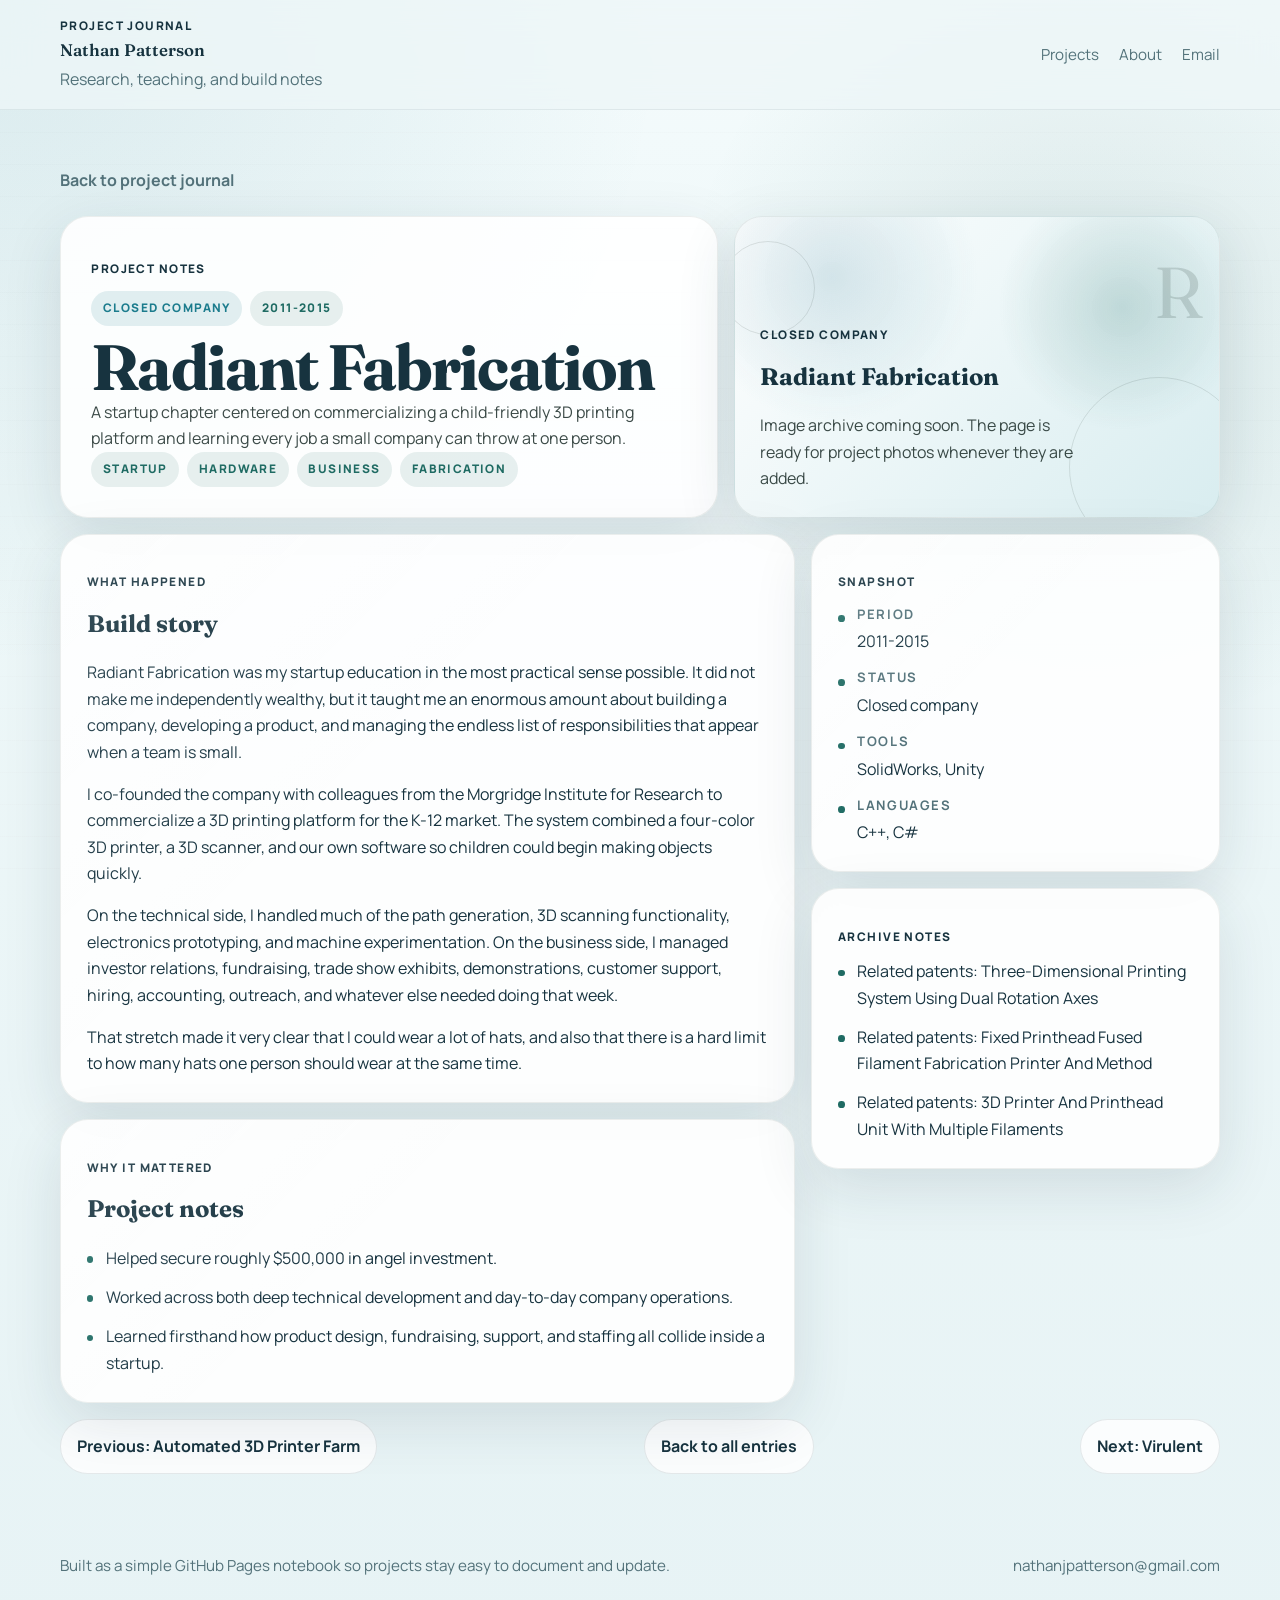
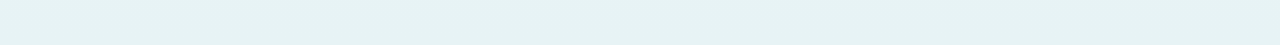
<file: projects/radiant-fabrication/index.html>
<!DOCTYPE html>
<html lang="en">
  <head>
    <meta charset="utf-8">
    <meta name="viewport" content="width=device-width, initial-scale=1">
    <title>Radiant Fabrication | Nathan Patterson</title>
    <meta name="description" content="A startup chapter centered on commercializing a child-friendly 3D printing platform and learning every job a small company can throw at one person.">
    <link rel="stylesheet" href="../../assets/css/styles.css">
    <script defer src="../../assets/js/site.js"></script>
  </head>
  <body class="project-body">
    
    
    <header class="site-header">
      <div class="shell">
        <a class="brand" href="../../index.html">
          <span class="brand-mark">Project journal</span>
          <span class="brand-title">Nathan Patterson</span>
          <span class="brand-subtitle">Research, teaching, and build notes</span>
        </a>
        <nav class="nav" aria-label="Primary">
          <a class="nav-link" href="../../index.html#projects">Projects</a>
          <a class="nav-link" href="../../index.html#about">About</a>
          <a class="nav-link" href="mailto:nathanjpatterson@gmail.com">Email</a>
        </nav>
      </div>
    </header>
    
    <main class="project-page">
      <div class="shell">
        <a class="back-link" href="../../index.html#projects">Back to project journal</a>
        <section class="project-head">
          <article class="panel project-intro">
            <p class="eyebrow">Project notes</p>
            <div class="meta-pills">
              <span class="chip chip-status">Closed company</span>
              <span class="chip">2011-2015</span>
            </div>
            <h1 class="project-title">Radiant Fabrication</h1>
            <p class="project-summary">A startup chapter centered on commercializing a child-friendly 3D printing platform and learning every job a small company can throw at one person.</p>
            <div class="tag-row"><span class="chip">startup</span><span class="chip">hardware</span><span class="chip">business</span><span class="chip">fabrication</span></div>
          </article>
          
        <div class="project-banner">
          <div class="banner-mark">R</div>
          <div class="banner-copy">
            <p class="eyebrow">Closed company</p>
            <h2 class="subheading">Radiant Fabrication</h2>
            <p class="project-summary">Image archive coming soon. The page is ready for project photos whenever they are added.</p>
          </div>
        </div>
        
        </section>

        <section class="project-layout">
          <div class="stack">
            <article class="panel project-story">
              <p class="eyebrow">What happened</p>
              <h2 class="subheading">Build story</h2>
              <div class="story-copy">
                <p>Radiant Fabrication was my startup education in the most practical sense possible. It did not make me independently wealthy, but it taught me an enormous amount about building a company, developing a product, and managing the endless list of responsibilities that appear when a team is small.</p><p>I co-founded the company with colleagues from the Morgridge Institute for Research to commercialize a 3D printing platform for the K-12 market. The system combined a four-color 3D printer, a 3D scanner, and our own software so children could begin making objects quickly.</p><p>On the technical side, I handled much of the path generation, 3D scanning functionality, electronics prototyping, and machine experimentation. On the business side, I managed investor relations, fundraising, trade show exhibits, demonstrations, customer support, hiring, accounting, outreach, and whatever else needed doing that week.</p><p>That stretch made it very clear that I could wear a lot of hats, and also that there is a hard limit to how many hats one person should wear at the same time.</p>
              </div>
            </article>

            <article class="panel project-highlights">
              <p class="eyebrow">Why it mattered</p>
              <h2 class="subheading">Project notes</h2>
              <ul class="highlight-list">
                <li>Helped secure roughly $500,000 in angel investment.</li><li>Worked across both deep technical development and day-to-day company operations.</li><li>Learned firsthand how product design, fundraising, support, and staffing all collide inside a startup.</li>
              </ul>
            </article>
            
          </div>

          <aside class="stack">
            <section class="panel sidebar-card">
              <p class="eyebrow">Snapshot</p>
              <ul class="meta-list">
                <li><strong>Period</strong><span class="meta-text">2011-2015</span></li>
                <li><strong>Status</strong><span class="meta-text">Closed company</span></li>
                <li><strong>Tools</strong><span class="meta-text">SolidWorks, Unity</span></li>
                <li><strong>Languages</strong><span class="meta-text">C++, C#</span></li>
              </ul>
            </section>
            
            
    <section class="panel link-card">
      <p class="eyebrow">Archive notes</p>
      <ul class="simple-list">
        <li>Related patents: Three-Dimensional Printing System Using Dual Rotation Axes</li><li>Related patents: Fixed Printhead Fused Filament Fabrication Printer And Method</li><li>Related patents: 3D Printer And Printhead Unit With Multiple Filaments</li>
      </ul>
    </section>
    
          </aside>
        </section>

        <nav class="project-footer-nav" aria-label="Project navigation">
          <a class="footer-chip" href="../automated-3d-printer-submission-system/">Previous: Automated 3D Printer Farm</a> <a class="footer-chip" href="../../index.html#projects">Back to all entries</a> <a class="footer-chip" href="../virulent-ios-game/">Next: Virulent</a>
        </nav>
      </div>
    </main>
    
    <footer class="site-footer">
      <div class="shell">
        <p class="footer-note">Built as a simple GitHub Pages notebook so projects stay easy to document and update.</p>
        <a class="footer-note" href="mailto:nathanjpatterson@gmail.com">nathanjpatterson@gmail.com</a>
      </div>
    </footer>
    
    
  </body>
</html>
</file>
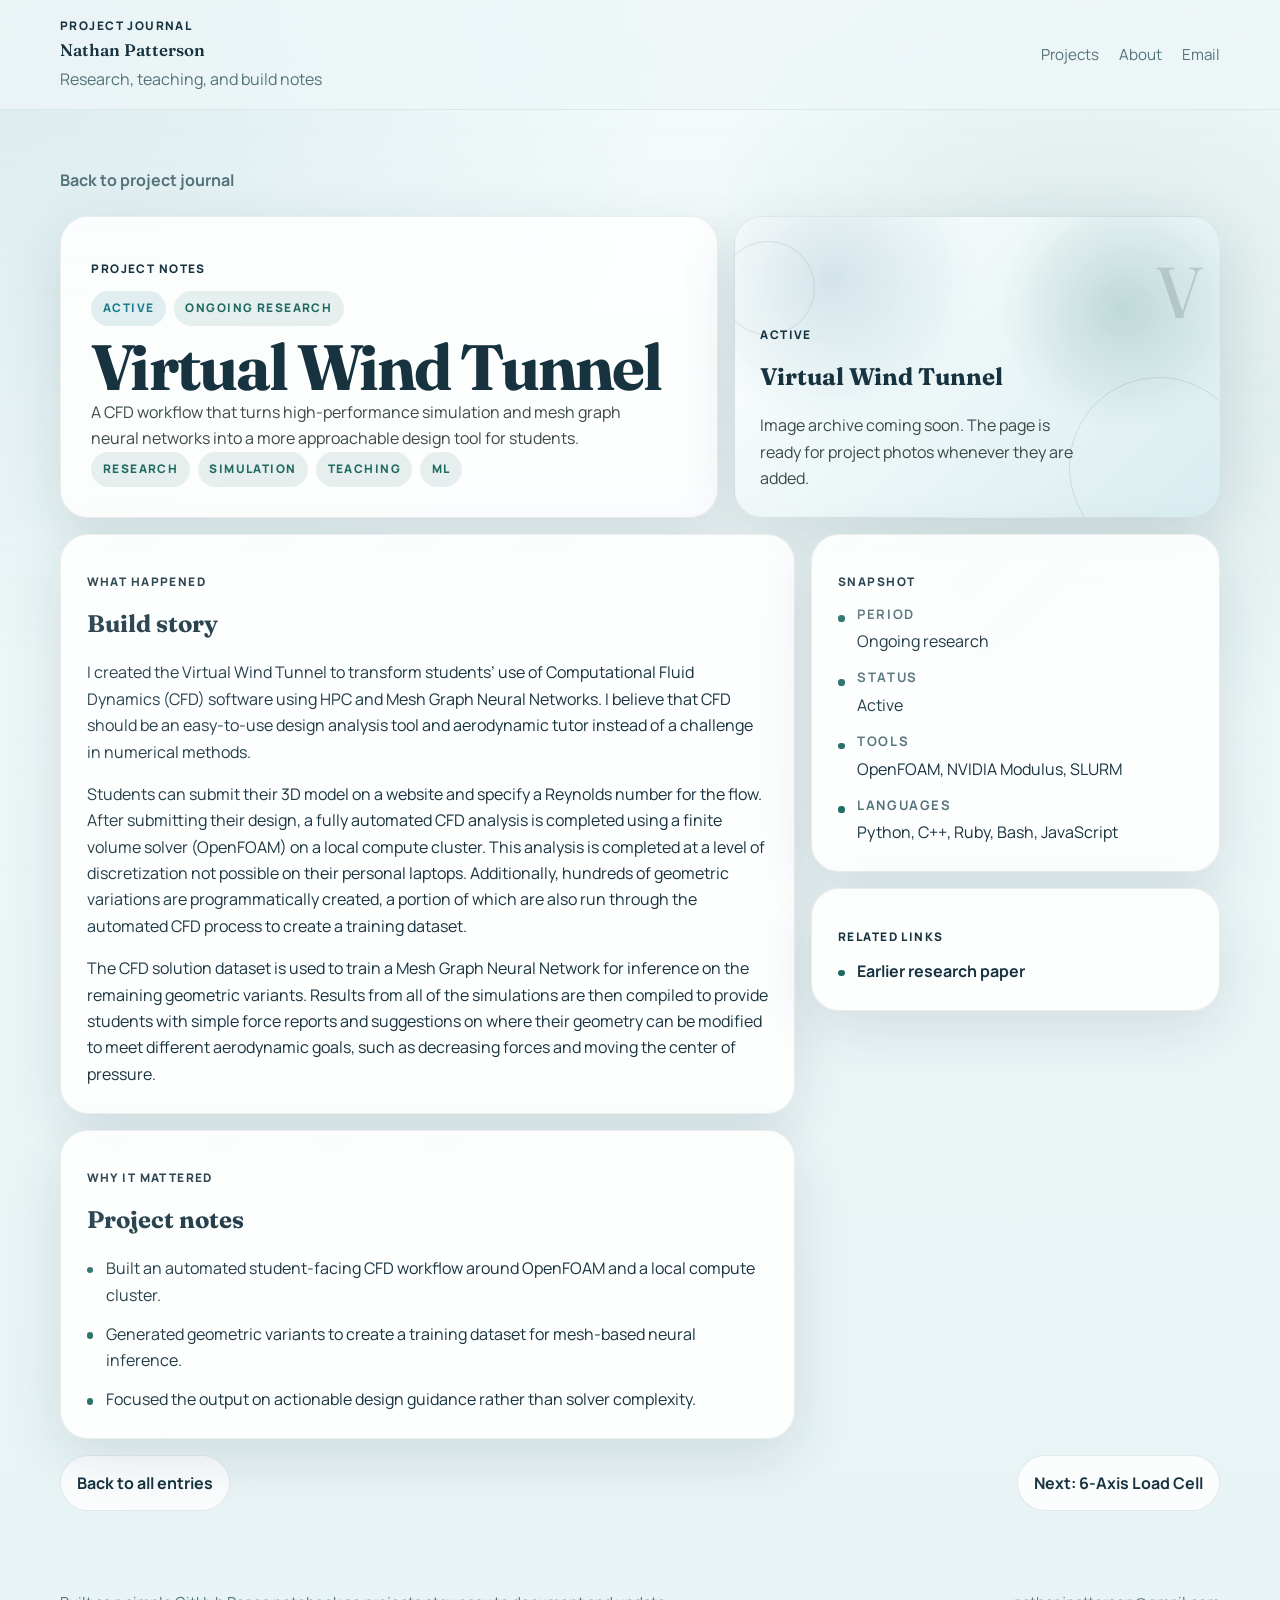
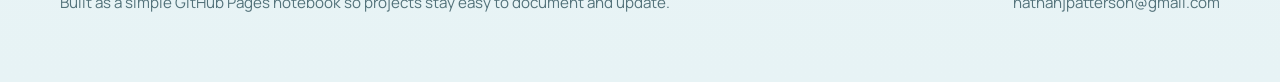
<file: projects/virtual-wind-tunnel/index.html>
<!DOCTYPE html>
<html lang="en">
  <head>
    <meta charset="utf-8">
    <meta name="viewport" content="width=device-width, initial-scale=1">
    <title>Virtual Wind Tunnel | Nathan Patterson</title>
    <meta name="description" content="A CFD workflow that turns high-performance simulation and mesh graph neural networks into a more approachable design tool for students.">
    <link rel="stylesheet" href="../../assets/css/styles.css">
    <script defer src="../../assets/js/site.js"></script>
  </head>
  <body class="project-body">
    
    
    <header class="site-header">
      <div class="shell">
        <a class="brand" href="../../index.html">
          <span class="brand-mark">Project journal</span>
          <span class="brand-title">Nathan Patterson</span>
          <span class="brand-subtitle">Research, teaching, and build notes</span>
        </a>
        <nav class="nav" aria-label="Primary">
          <a class="nav-link" href="../../index.html#projects">Projects</a>
          <a class="nav-link" href="../../index.html#about">About</a>
          <a class="nav-link" href="mailto:nathanjpatterson@gmail.com">Email</a>
        </nav>
      </div>
    </header>
    
    <main class="project-page">
      <div class="shell">
        <a class="back-link" href="../../index.html#projects">Back to project journal</a>
        <section class="project-head">
          <article class="panel project-intro">
            <p class="eyebrow">Project notes</p>
            <div class="meta-pills">
              <span class="chip chip-status">Active</span>
              <span class="chip">Ongoing research</span>
            </div>
            <h1 class="project-title">Virtual Wind Tunnel</h1>
            <p class="project-summary">A CFD workflow that turns high-performance simulation and mesh graph neural networks into a more approachable design tool for students.</p>
            <div class="tag-row"><span class="chip">research</span><span class="chip">simulation</span><span class="chip">teaching</span><span class="chip">ml</span></div>
          </article>
          
        <div class="project-banner">
          <div class="banner-mark">V</div>
          <div class="banner-copy">
            <p class="eyebrow">Active</p>
            <h2 class="subheading">Virtual Wind Tunnel</h2>
            <p class="project-summary">Image archive coming soon. The page is ready for project photos whenever they are added.</p>
          </div>
        </div>
        
        </section>

        <section class="project-layout">
          <div class="stack">
            <article class="panel project-story">
              <p class="eyebrow">What happened</p>
              <h2 class="subheading">Build story</h2>
              <div class="story-copy">
                <p>I created the Virtual Wind Tunnel to transform students’ use of Computational Fluid Dynamics (CFD) software using HPC and Mesh Graph Neural Networks. I believe that CFD should be an easy-to-use design analysis tool and aerodynamic tutor instead of a challenge in numerical methods. </p>
                <p>Students can submit their 3D model on a website and specify a Reynolds number for the flow. After submitting their design, a fully automated CFD analysis is completed using a finite volume solver (OpenFOAM) on a local compute cluster. This analysis is completed at a level of discretization not possible on their personal laptops. Additionally, hundreds of geometric variations are programmatically created, a portion of which are also run through the automated CFD process to create a training dataset. </p>
                <p>The CFD solution dataset is used to train a Mesh Graph Neural Network for inference on the remaining geometric variants. Results from all of the simulations are then compiled to provide students with simple force reports and suggestions on where their geometry can be modified to meet different aerodynamic goals, such as decreasing forces and moving the center of pressure.</p>
              </div>
            </article>

            <article class="panel project-highlights">
              <p class="eyebrow">Why it mattered</p>
              <h2 class="subheading">Project notes</h2>
              <ul class="highlight-list">
                <li>Built an automated student-facing CFD workflow around OpenFOAM and a local compute cluster.</li><li>Generated geometric variants to create a training dataset for mesh-based neural inference.</li><li>Focused the output on actionable design guidance rather than solver complexity.</li>
              </ul>
            </article>
            
          </div>

          <aside class="stack">
            <section class="panel sidebar-card">
              <p class="eyebrow">Snapshot</p>
              <ul class="meta-list">
                <li><strong>Period</strong><span class="meta-text">Ongoing research</span></li>
                <li><strong>Status</strong><span class="meta-text">Active</span></li>
                <li><strong>Tools</strong><span class="meta-text">OpenFOAM, NVIDIA Modulus, SLURM</span></li>
                <li><strong>Languages</strong><span class="meta-text">Python, C++, Ruby, Bash, JavaScript</span></li>
              </ul>
            </section>
            
    <section class="panel link-card">
      <p class="eyebrow">Related links</p>
      <ul class="link-list">
        <li><a href="https://onlinelibrary.wiley.com/doi/full/10.1002/cae.22216?casa_token=BX136GU-8w0AAAAA%3AE2GcwRtUppjkz1Mfoa-IFVWXnijuPfnfXLDaKEhYe2QwGBncua0ZV9eSH626G4WB716JdIShfFTL2UCJpg" target="_blank" rel="noreferrer">Earlier research paper</a></li>
      </ul>
    </section>
    
            
          </aside>
        </section>

        <nav class="project-footer-nav" aria-label="Project navigation">
          <a class="footer-chip" href="../../index.html#projects">Back to all entries</a> <a class="footer-chip" href="../project-two-awpey/">Next: 6-Axis Load Cell</a>
        </nav>
      </div>
    </main>
    
    <footer class="site-footer">
      <div class="shell">
        <p class="footer-note">Built as a simple GitHub Pages notebook so projects stay easy to document and update.</p>
        <a class="footer-note" href="mailto:nathanjpatterson@gmail.com">nathanjpatterson@gmail.com</a>
      </div>
    </footer>
    
    
  </body>
</html>
</file>
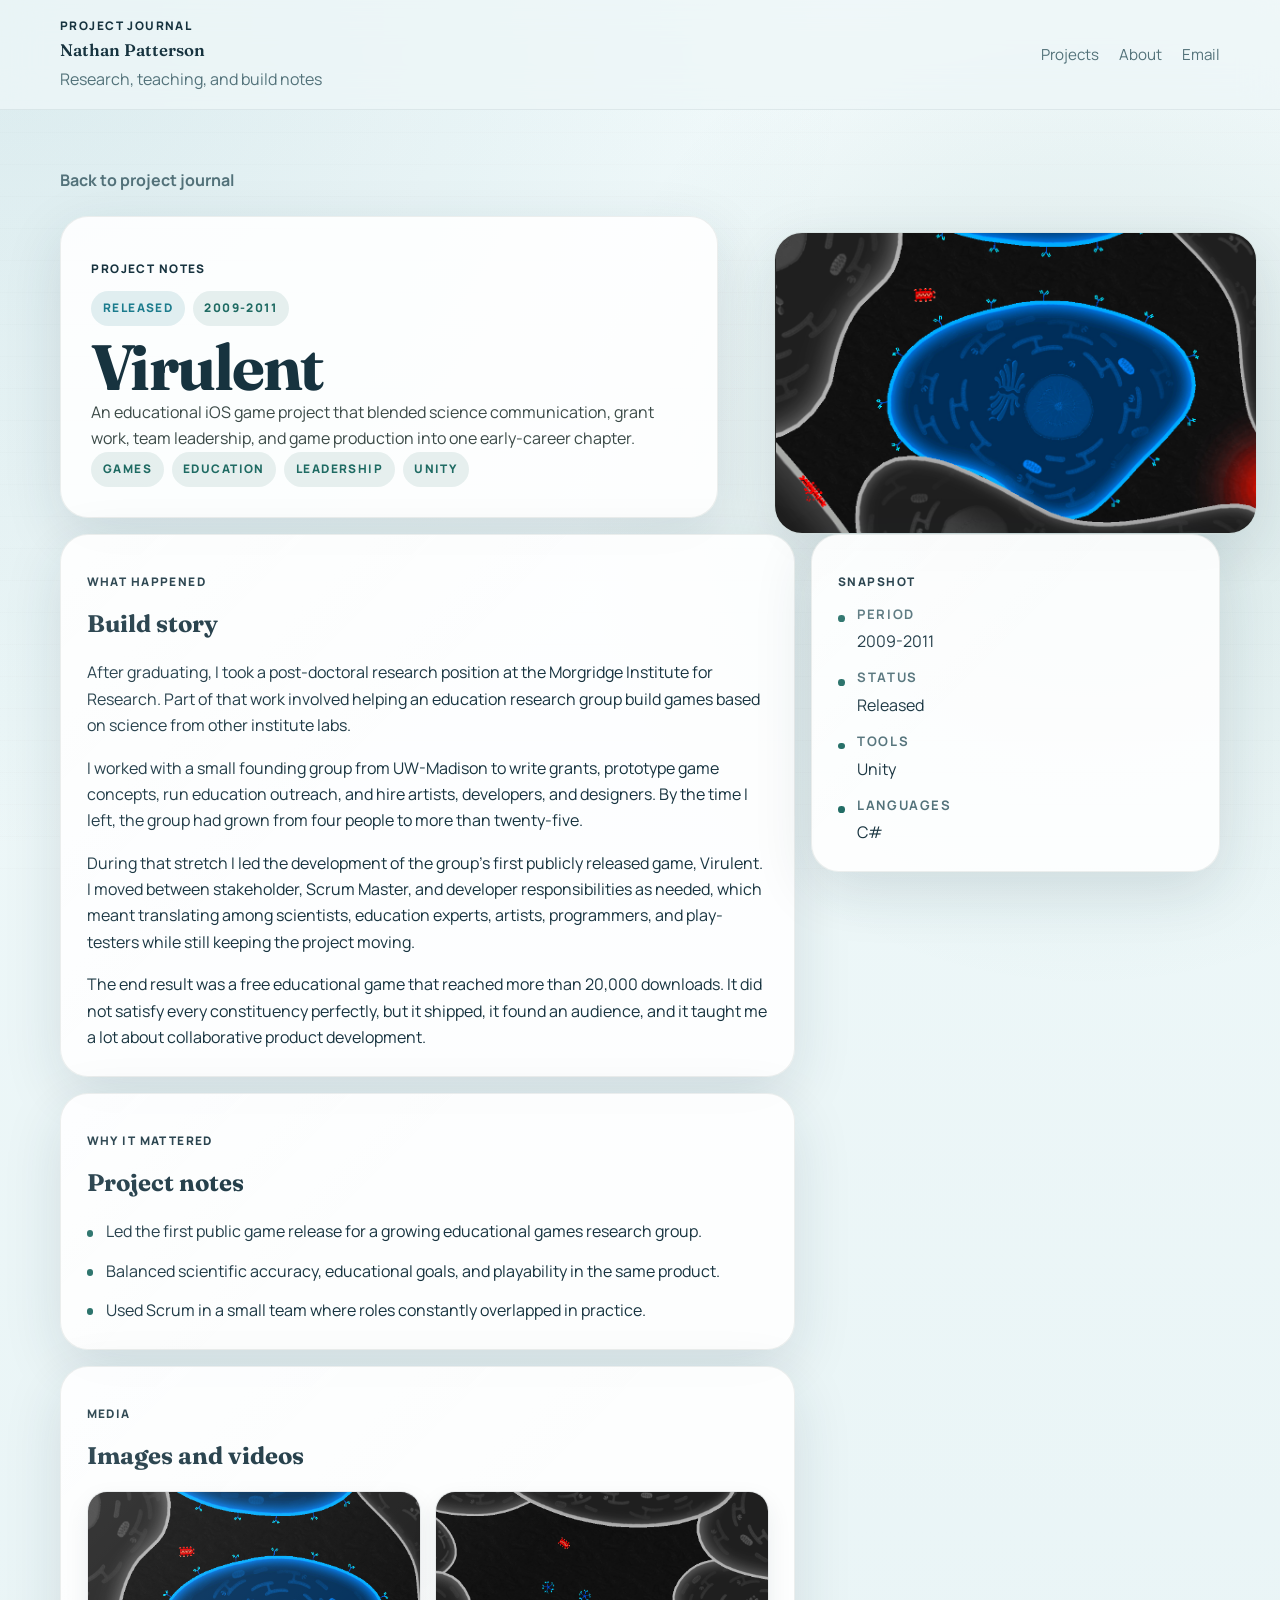
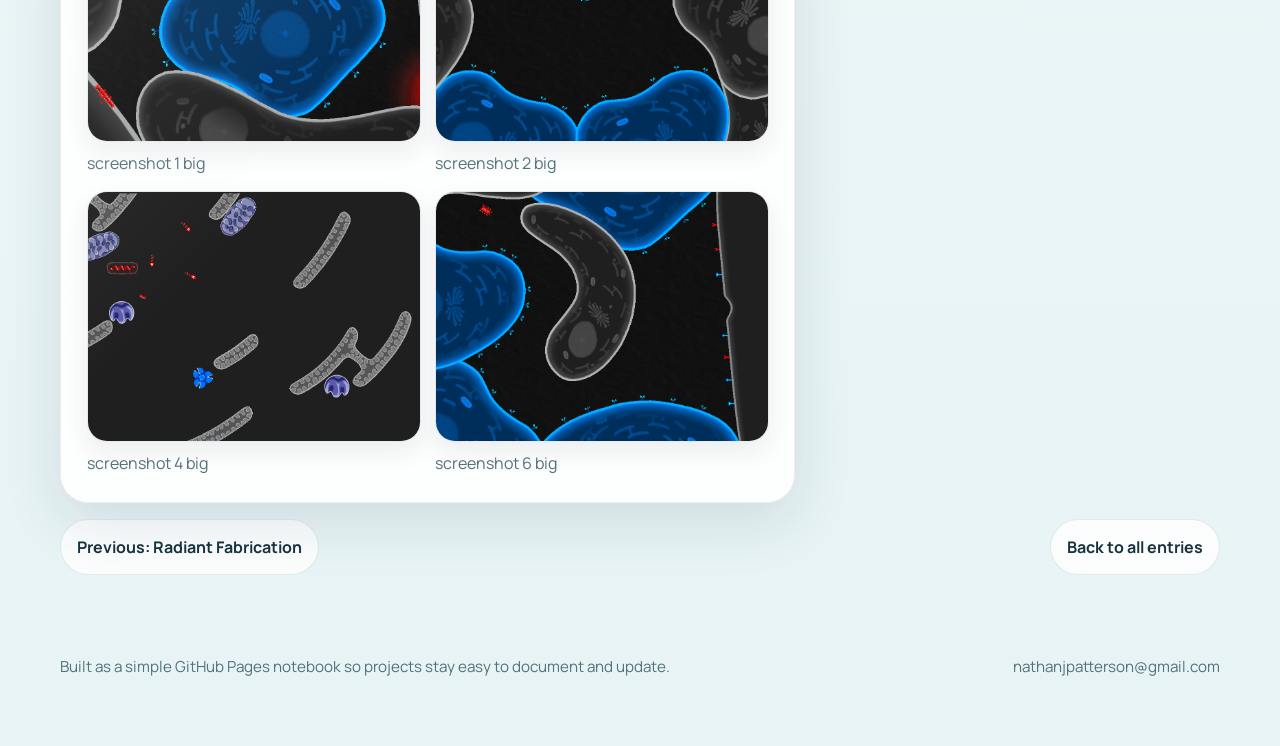
<file: projects/virulent-ios-game/index.html>
<!DOCTYPE html>
<html lang="en">
  <head>
    <meta charset="utf-8">
    <meta name="viewport" content="width=device-width, initial-scale=1">
    <title>Virulent | Nathan Patterson</title>
    <meta name="description" content="An educational iOS game project that blended science communication, grant work, team leadership, and game production into one early-career chapter.">
    <link rel="stylesheet" href="../../assets/css/styles.css">
    <script defer src="../../assets/js/site.js"></script>
  </head>
  <body class="project-body">
    
    
    <header class="site-header">
      <div class="shell">
        <a class="brand" href="../../index.html">
          <span class="brand-mark">Project journal</span>
          <span class="brand-title">Nathan Patterson</span>
          <span class="brand-subtitle">Research, teaching, and build notes</span>
        </a>
        <nav class="nav" aria-label="Primary">
          <a class="nav-link" href="../../index.html#projects">Projects</a>
          <a class="nav-link" href="../../index.html#about">About</a>
          <a class="nav-link" href="mailto:nathanjpatterson@gmail.com">Email</a>
        </nav>
      </div>
    </header>
    
    <main class="project-page">
      <div class="shell">
        <a class="back-link" href="../../index.html#projects">Back to project journal</a>
        <section class="project-head">
          <article class="panel project-intro">
            <p class="eyebrow">Project notes</p>
            <div class="meta-pills">
              <span class="chip chip-status">Released</span>
              <span class="chip">2009-2011</span>
            </div>
            <h1 class="project-title">Virulent</h1>
            <p class="project-summary">An educational iOS game project that blended science communication, grant work, team leadership, and game production into one early-career chapter.</p>
            <div class="tag-row"><span class="chip">games</span><span class="chip">education</span><span class="chip">leadership</span><span class="chip">unity</span></div>
          </article>
          <figure class="project-cover"><img src="../../assets/img/projects/virulent-ios-game/screenshot_1_big.jpg" alt="Virulent project image"></figure>
        </section>

        <section class="project-layout">
          <div class="stack">
            <article class="panel project-story">
              <p class="eyebrow">What happened</p>
              <h2 class="subheading">Build story</h2>
              <div class="story-copy">
                <p>After graduating, I took a post-doctoral research position at the Morgridge Institute for Research. Part of that work involved helping an education research group build games based on science from other institute labs.</p><p>I worked with a small founding group from UW-Madison to write grants, prototype game concepts, run education outreach, and hire artists, developers, and designers. By the time I left, the group had grown from four people to more than twenty-five.</p><p>During that stretch I led the development of the group&#x27;s first publicly released game, Virulent. I moved between stakeholder, Scrum Master, and developer responsibilities as needed, which meant translating among scientists, education experts, artists, programmers, and play-testers while still keeping the project moving.</p><p>The end result was a free educational game that reached more than 20,000 downloads. It did not satisfy every constituency perfectly, but it shipped, it found an audience, and it taught me a lot about collaborative product development.</p>
              </div>
            </article>

            <article class="panel project-highlights">
              <p class="eyebrow">Why it mattered</p>
              <h2 class="subheading">Project notes</h2>
              <ul class="highlight-list">
                <li>Led the first public game release for a growing educational games research group.</li><li>Balanced scientific accuracy, educational goals, and playability in the same product.</li><li>Used Scrum in a small team where roles constantly overlapped in practice.</li>
              </ul>
            </article>
            
    <section class="panel project-gallery">
      <p class="eyebrow">Media</p>
      <h2 class="subheading">Images and videos</h2>
      <div class="media-grid">
        
            <figure class="media-card">
              <div class="media-frame">
                <img src="../../assets/img/projects/virulent-ios-game/screenshot_1_big.jpg" alt="screenshot 1 big">
              </div>
              <figcaption>screenshot 1 big</figcaption>
            </figure>
            
            <figure class="media-card">
              <div class="media-frame">
                <img src="../../assets/img/projects/virulent-ios-game/screenshot_2_big.jpg" alt="screenshot 2 big">
              </div>
              <figcaption>screenshot 2 big</figcaption>
            </figure>
            
            <figure class="media-card">
              <div class="media-frame">
                <img src="../../assets/img/projects/virulent-ios-game/screenshot_4_big.jpg" alt="screenshot 4 big">
              </div>
              <figcaption>screenshot 4 big</figcaption>
            </figure>
            
            <figure class="media-card">
              <div class="media-frame">
                <img src="../../assets/img/projects/virulent-ios-game/screenshot_6_big.jpg" alt="screenshot 6 big">
              </div>
              <figcaption>screenshot 6 big</figcaption>
            </figure>
            
      </div>
    </section>
    
          </div>

          <aside class="stack">
            <section class="panel sidebar-card">
              <p class="eyebrow">Snapshot</p>
              <ul class="meta-list">
                <li><strong>Period</strong><span class="meta-text">2009-2011</span></li>
                <li><strong>Status</strong><span class="meta-text">Released</span></li>
                <li><strong>Tools</strong><span class="meta-text">Unity</span></li>
                <li><strong>Languages</strong><span class="meta-text">C#</span></li>
              </ul>
            </section>
            
            
          </aside>
        </section>

        <nav class="project-footer-nav" aria-label="Project navigation">
          <a class="footer-chip" href="../radiant-fabrication/">Previous: Radiant Fabrication</a> <a class="footer-chip" href="../../index.html#projects">Back to all entries</a>
        </nav>
      </div>
    </main>
    
    <footer class="site-footer">
      <div class="shell">
        <p class="footer-note">Built as a simple GitHub Pages notebook so projects stay easy to document and update.</p>
        <a class="footer-note" href="mailto:nathanjpatterson@gmail.com">nathanjpatterson@gmail.com</a>
      </div>
    </footer>
    
    
  </body>
</html>
</file>
<file: assets/css/styles.css>
@import url("https://fonts.googleapis.com/css2?family=Fraunces:opsz,wght@9..144,400;9..144,600;9..144,700&family=Manrope:wght@400;500;600;700;800&display=swap");

:root {
  --bg: #edf7f8;
  --bg-strong: #d8ecef;
  --paper: rgba(255, 255, 255, 0.88);
  --paper-strong: #ffffff;
  --ink: #17333f;
  --muted: #53727a;
  --line: rgba(23, 51, 63, 0.14);
  --accent: #1c7c8d;
  --accent-soft: rgba(28, 124, 141, 0.12);
  --sea: #1f6b63;
  --gold: #75a9ba;
  --shadow: 0 18px 60px rgba(23, 51, 63, 0.12);
  --radius-lg: 28px;
  --radius-md: 20px;
  --radius-sm: 14px;
  --content: 1160px;
}

*,
*::before,
*::after {
  box-sizing: border-box;
}

html {
  scroll-behavior: smooth;
}

body {
  margin: 0;
  color: var(--ink);
  font-family: "Manrope", sans-serif;
  line-height: 1.65;
  background:
    radial-gradient(circle at top left, rgba(28, 124, 141, 0.12), transparent 32%),
    radial-gradient(circle at 85% 20%, rgba(31, 107, 99, 0.12), transparent 24%),
    linear-gradient(180deg, #f4fbfc 0%, #edf7f8 30%, #e7f3f5 100%);
  min-height: 100vh;
}

body::before {
  content: "";
  position: fixed;
  inset: 0;
  pointer-events: none;
  background:
    linear-gradient(rgba(255, 255, 255, 0.06), rgba(255, 255, 255, 0.06)),
    repeating-linear-gradient(
      0deg,
      transparent 0,
      transparent 31px,
      rgba(32, 49, 45, 0.028) 32px
    );
  opacity: 0.7;
}

a {
  color: inherit;
  text-decoration: none;
}

img {
  display: block;
  width: 100%;
}

.shell {
  width: min(calc(100% - 2rem), var(--content));
  margin: 0 auto;
  position: relative;
  z-index: 1;
}

.site-header {
  position: sticky;
  top: 0;
  z-index: 30;
  backdrop-filter: blur(18px);
  background: rgba(237, 247, 248, 0.78);
  border-bottom: 1px solid rgba(23, 51, 63, 0.08);
}

.site-header .shell,
.site-footer .shell {
  display: flex;
  align-items: center;
  justify-content: space-between;
  gap: 1rem;
  padding: 1rem 0;
}

.brand {
  display: flex;
  flex-direction: column;
  gap: 0.1rem;
}

.brand-mark,
.eyebrow,
.mini-label,
.chip,
.filter-button,
.project-card-label,
.meta-label {
  letter-spacing: 0.12em;
  text-transform: uppercase;
  font-size: 0.74rem;
  font-weight: 800;
}

.brand-title {
  font-family: "Fraunces", serif;
  font-size: 1.05rem;
  font-weight: 600;
}

.brand-subtitle,
.lede-muted,
.project-card-period,
.footer-note,
.count-label,
.nav-link {
  color: var(--muted);
}

.nav {
  display: flex;
  flex-wrap: wrap;
  align-items: center;
  gap: 0.75rem 1.25rem;
}

.nav-link {
  font-size: 0.95rem;
}

.button-row {
  display: flex;
  flex-wrap: wrap;
  gap: 0.85rem;
}

.button {
  display: inline-flex;
  align-items: center;
  gap: 0.55rem;
  padding: 0.9rem 1.2rem;
  border-radius: 999px;
  border: 1px solid transparent;
  font-weight: 700;
  transition: transform 180ms ease, box-shadow 180ms ease, border-color 180ms ease;
}

.button:hover,
.button:focus-visible {
  transform: translateY(-2px);
}

.button-primary {
  color: #f8fdff;
  background: linear-gradient(135deg, #1c7c8d, #1f6b63);
  box-shadow: 0 16px 28px rgba(28, 124, 141, 0.22);
}

.button-secondary {
  background: rgba(255, 255, 255, 0.82);
  border-color: rgba(23, 51, 63, 0.12);
}

.hero {
  padding: 4.5rem 0 2.5rem;
}

.hero-grid {
  display: grid;
  grid-template-columns: minmax(0, 1.45fr) minmax(300px, 0.95fr);
  gap: 1.4rem;
  align-items: start;
}

.panel {
  background: var(--paper);
  border: 1px solid rgba(32, 49, 45, 0.08);
  box-shadow: var(--shadow);
  border-radius: var(--radius-lg);
}

.hero-copy,
.hero-note,
.section-card,
.project-card,
.sidebar-card,
.project-story,
.project-highlights,
.project-gallery,
.link-card,
.not-found {
  position: relative;
  overflow: hidden;
}

.hero-copy {
  padding: 2rem;
}

.hero-copy::after,
.hero-note::after,
.section-card::after,
.project-card::after,
.sidebar-card::after,
.project-story::after,
.project-highlights::after,
.project-gallery::after,
.not-found::after {
  content: "";
  position: absolute;
  inset: 0;
  pointer-events: none;
  background: linear-gradient(135deg, rgba(255, 255, 255, 0.14), transparent 45%);
}

.hero-note {
  padding: 1.5rem;
}

.headline {
  margin: 0.45rem 0 1rem;
  font-family: "Fraunces", serif;
  font-size: clamp(2.9rem, 6vw, 5.2rem);
  line-height: 0.95;
  letter-spacing: -0.04em;
  max-width: 12ch;
}

.lede {
  max-width: 58ch;
  font-size: 1.08rem;
  color: rgba(32, 49, 45, 0.88);
}

.hero-stats {
  display: grid;
  grid-template-columns: repeat(3, minmax(0, 1fr));
  gap: 0.8rem;
  margin-top: 1.5rem;
}

.stat {
  padding: 0.95rem 1rem;
  border-radius: var(--radius-sm);
  background: rgba(255, 255, 255, 0.58);
  border: 1px solid rgba(23, 51, 63, 0.08);
}

.stat strong {
  display: block;
  font-size: 1.45rem;
  font-family: "Fraunces", serif;
}

.note-list,
.simple-list,
.highlight-list,
.meta-list,
.link-list {
  list-style: none;
  margin: 0;
  padding: 0;
}

.note-list li,
.simple-list li,
.highlight-list li,
.meta-list li,
.link-list li {
  position: relative;
  padding-left: 1.2rem;
}

.note-list li + li,
.simple-list li + li,
.highlight-list li + li,
.meta-list li + li,
.link-list li + li {
  margin-top: 0.8rem;
}

.note-list li::before,
.simple-list li::before,
.highlight-list li::before,
.meta-list li::before,
.link-list li::before {
  content: "";
  position: absolute;
  left: 0;
  top: 0.72rem;
  width: 0.42rem;
  height: 0.42rem;
  border-radius: 50%;
  background: var(--sea);
}

.section {
  padding: 1.4rem 0 3rem;
}

.section-heading {
  display: flex;
  flex-wrap: wrap;
  align-items: end;
  justify-content: space-between;
  gap: 1rem;
  margin-bottom: 1rem;
}

.section-title {
  margin: 0.3rem 0 0;
  font-family: "Fraunces", serif;
  font-size: clamp(1.8rem, 3.8vw, 2.6rem);
  line-height: 1;
}

.section-grid {
  display: grid;
  grid-template-columns: repeat(3, minmax(0, 1fr));
  gap: 1rem;
}

.section-card {
  padding: 1.4rem;
  border-radius: var(--radius-md);
}

.section-card:nth-child(3n + 1) {
  transform: rotate(-0.8deg);
}

.section-card:nth-child(3n + 2) {
  transform: rotate(0.7deg);
}

.section-card:nth-child(3n) {
  transform: rotate(-0.45deg);
}

.filters {
  margin-bottom: 1rem;
  display: flex;
  flex-wrap: wrap;
  gap: 0.65rem;
}

.filter-button {
  padding: 0.72rem 1rem;
  border-radius: 999px;
  border: 1px solid rgba(23, 51, 63, 0.12);
  background: rgba(255, 255, 255, 0.8);
  color: var(--ink);
  cursor: pointer;
}

.filter-button.is-active {
  color: #fff8f0;
  background: var(--ink);
  border-color: var(--ink);
}

.project-grid {
  display: grid;
  grid-template-columns: repeat(2, minmax(0, 1fr));
  gap: 1rem;
}

.project-card {
  padding: 1.35rem;
  border-radius: var(--radius-md);
  min-height: 100%;
}

.project-card:nth-child(4n + 1) {
  transform: rotate(-0.45deg);
}

.project-card:nth-child(4n + 2) {
  transform: rotate(0.55deg);
}

.project-card:nth-child(4n + 3) {
  transform: rotate(-0.2deg);
}

.project-card:nth-child(4n) {
  transform: rotate(0.35deg);
}

.theme-research {
  background:
    linear-gradient(160deg, rgba(28, 124, 141, 0.14), rgba(255, 255, 255, 0.92));
}

.theme-teaching {
  background:
    linear-gradient(160deg, rgba(117, 169, 186, 0.18), rgba(255, 255, 255, 0.92));
}

.theme-automation {
  background:
    linear-gradient(160deg, rgba(31, 107, 99, 0.18), rgba(255, 255, 255, 0.92));
}

.theme-ai,
.theme-games {
  background:
    linear-gradient(160deg, rgba(74, 132, 170, 0.16), rgba(255, 255, 255, 0.92));
}

.theme-fabrication,
.theme-startup {
  background:
    linear-gradient(160deg, rgba(83, 114, 122, 0.16), rgba(255, 255, 255, 0.92));
}

.project-card a {
  display: flex;
  flex-direction: column;
  gap: 0.9rem;
  min-height: 100%;
}

.project-card-title,
.project-title,
.not-found-title {
  margin: 0;
  font-family: "Fraunces", serif;
  line-height: 1.02;
  letter-spacing: -0.03em;
}

.project-card-title {
  font-size: 1.6rem;
}

.project-card-summary,
.project-summary {
  margin: 0;
  color: rgba(32, 49, 45, 0.88);
}

.tag-row,
.meta-pills {
  display: flex;
  flex-wrap: wrap;
  gap: 0.5rem;
}

.chip {
  display: inline-flex;
  align-items: center;
  padding: 0.48rem 0.72rem;
  border-radius: 999px;
  color: var(--sea);
  background: rgba(31, 107, 99, 0.1);
}

.chip-status {
  color: var(--accent);
  background: var(--accent-soft);
}

.count-label {
  margin: 0 0 1rem;
  font-size: 0.96rem;
}

.project-page {
  padding: 3.6rem 0 3rem;
}

.back-link {
  display: inline-flex;
  align-items: center;
  gap: 0.45rem;
  color: var(--muted);
  font-weight: 700;
}

.project-head {
  display: grid;
  grid-template-columns: minmax(0, 1.15fr) minmax(260px, 0.85fr);
  gap: 1rem;
  margin-top: 1.4rem;
  align-items: start;
}

.project-intro {
  padding: 1.9rem;
}

.project-title {
  font-size: clamp(2.2rem, 5vw, 4.2rem);
  margin-top: 0.5rem;
}

.project-summary {
  max-width: 58ch;
  font-size: 1.08rem;
}

.project-banner,
.project-cover {
  height: 100%;
  min-height: 280px;
  border-radius: var(--radius-lg);
  overflow: hidden;
  border: 1px solid rgba(32, 49, 45, 0.08);
  box-shadow: var(--shadow);
}

.project-cover {
  aspect-ratio: 16 / 10;
  min-height: 0;
}

.project-cover img {
  width: 100%;
  height: 100%;
  object-fit: cover;
}

.project-banner {
  position: relative;
  padding: 1.6rem;
  background:
    radial-gradient(circle at 20% 20%, rgba(117, 169, 186, 0.28), transparent 32%),
    radial-gradient(circle at 80% 30%, rgba(31, 107, 99, 0.2), transparent 28%),
    linear-gradient(135deg, rgba(255, 255, 255, 0.96), rgba(216, 236, 239, 0.96));
}

.project-banner::before,
.project-banner::after {
  content: "";
  position: absolute;
  border-radius: 999px;
  border: 1px solid rgba(32, 49, 45, 0.12);
}

.project-banner::before {
  width: 180px;
  height: 180px;
  right: -30px;
  bottom: -40px;
}

.project-banner::after {
  width: 94px;
  height: 94px;
  left: -14px;
  top: 24px;
}

.banner-mark {
  position: absolute;
  right: 1rem;
  top: 1rem;
  font-family: "Fraunces", serif;
  font-size: clamp(3rem, 7vw, 4.5rem);
  color: rgba(32, 49, 45, 0.16);
}

.banner-copy {
  position: absolute;
  left: 1.6rem;
  bottom: 1.6rem;
  max-width: 20rem;
}

.project-layout {
  display: grid;
  grid-template-columns: minmax(0, 1.35fr) minmax(280px, 0.75fr);
  gap: 1rem;
  margin-top: 1rem;
  align-items: start;
}

.stack {
  display: grid;
  gap: 1rem;
  min-width: 0;
}

.project-head > *,
.project-layout > *,
.project-story,
.project-highlights,
.project-gallery,
.sidebar-card,
.link-card {
  min-width: 0;
}

.project-story,
.project-highlights,
.project-gallery,
.sidebar-card,
.link-card,
.not-found {
  padding: 1.6rem;
  border-radius: var(--radius-lg);
}

.story-copy p,
.project-summary,
.section-copy,
.meta-text,
.link-list a,
.media-card figcaption {
  font-size: 1rem;
}

.story-copy p:first-child {
  margin-top: 0;
}

.story-copy p:last-child {
  margin-bottom: 0;
}

.subheading {
  margin: 0 0 1rem;
  font-family: "Fraunces", serif;
  font-size: 1.5rem;
}

.meta-list strong {
  display: block;
  font-size: 0.82rem;
  letter-spacing: 0.12em;
  text-transform: uppercase;
  color: var(--muted);
  margin-bottom: 0.18rem;
}

.link-list a {
  font-weight: 700;
}

.media-grid {
  display: grid;
  grid-template-columns: repeat(2, minmax(0, 1fr));
  gap: 0.9rem;
}

.media-card {
  margin: 0;
  display: grid;
  gap: 0.55rem;
}

.media-frame {
  aspect-ratio: 4 / 3;
  display: grid;
  place-items: center;
  border-radius: var(--radius-md);
  overflow: hidden;
  border: 1px solid rgba(23, 51, 63, 0.1);
  background: rgba(255, 255, 255, 0.76);
  box-shadow: 0 10px 24px rgba(23, 51, 63, 0.08);
}

.media-frame img,
.media-frame video {
  display: block;
  width: 100%;
  height: 100%;
  object-fit: cover;
}

.media-card figcaption {
  color: var(--muted);
}

.project-footer-nav {
  display: flex;
  flex-wrap: wrap;
  justify-content: space-between;
  gap: 0.8rem;
  margin-top: 1rem;
}

.footer-chip {
  display: inline-flex;
  align-items: center;
  gap: 0.5rem;
  padding: 0.85rem 1rem;
  border-radius: 999px;
  background: rgba(255, 255, 255, 0.82);
  border: 1px solid rgba(23, 51, 63, 0.1);
  font-weight: 700;
}

.site-footer {
  padding-bottom: 2.2rem;
}

.footer-note {
  font-size: 0.95rem;
}

.hidden {
  display: none !important;
}

.reveal {
  opacity: 0;
  transform: translateY(18px);
  animation: rise 700ms ease forwards;
}

.reveal:nth-child(2) {
  animation-delay: 80ms;
}

.reveal:nth-child(3) {
  animation-delay: 140ms;
}

.reveal:nth-child(4) {
  animation-delay: 220ms;
}

@keyframes rise {
  to {
    opacity: 1;
    transform: translateY(0);
  }
}

@media (max-width: 920px) {
  .hero-grid,
  .project-head,
  .project-layout,
  .section-grid,
  .project-grid,
  .media-grid {
    grid-template-columns: 1fr;
  }

  .headline {
    max-width: 14ch;
  }

  .hero-stats {
    grid-template-columns: 1fr;
  }

  .site-header .shell,
  .site-footer .shell {
    align-items: flex-start;
    flex-direction: column;
  }
}

@media (max-width: 640px) {
  .shell {
    width: min(calc(100% - 1rem), var(--content));
  }

  .hero {
    padding-top: 3rem;
  }

  .hero-copy,
  .hero-note,
  .project-intro,
  .project-story,
  .project-highlights,
  .sidebar-card,
  .link-card,
  .section-card,
  .project-card,
  .not-found {
    padding: 1.25rem;
  }

  .project-card:nth-child(4n + 1),
  .project-card:nth-child(4n + 2),
  .project-card:nth-child(4n + 3),
  .project-card:nth-child(4n),
  .section-card:nth-child(3n + 1),
  .section-card:nth-child(3n + 2),
  .section-card:nth-child(3n) {
    transform: none;
  }
}
</file>
